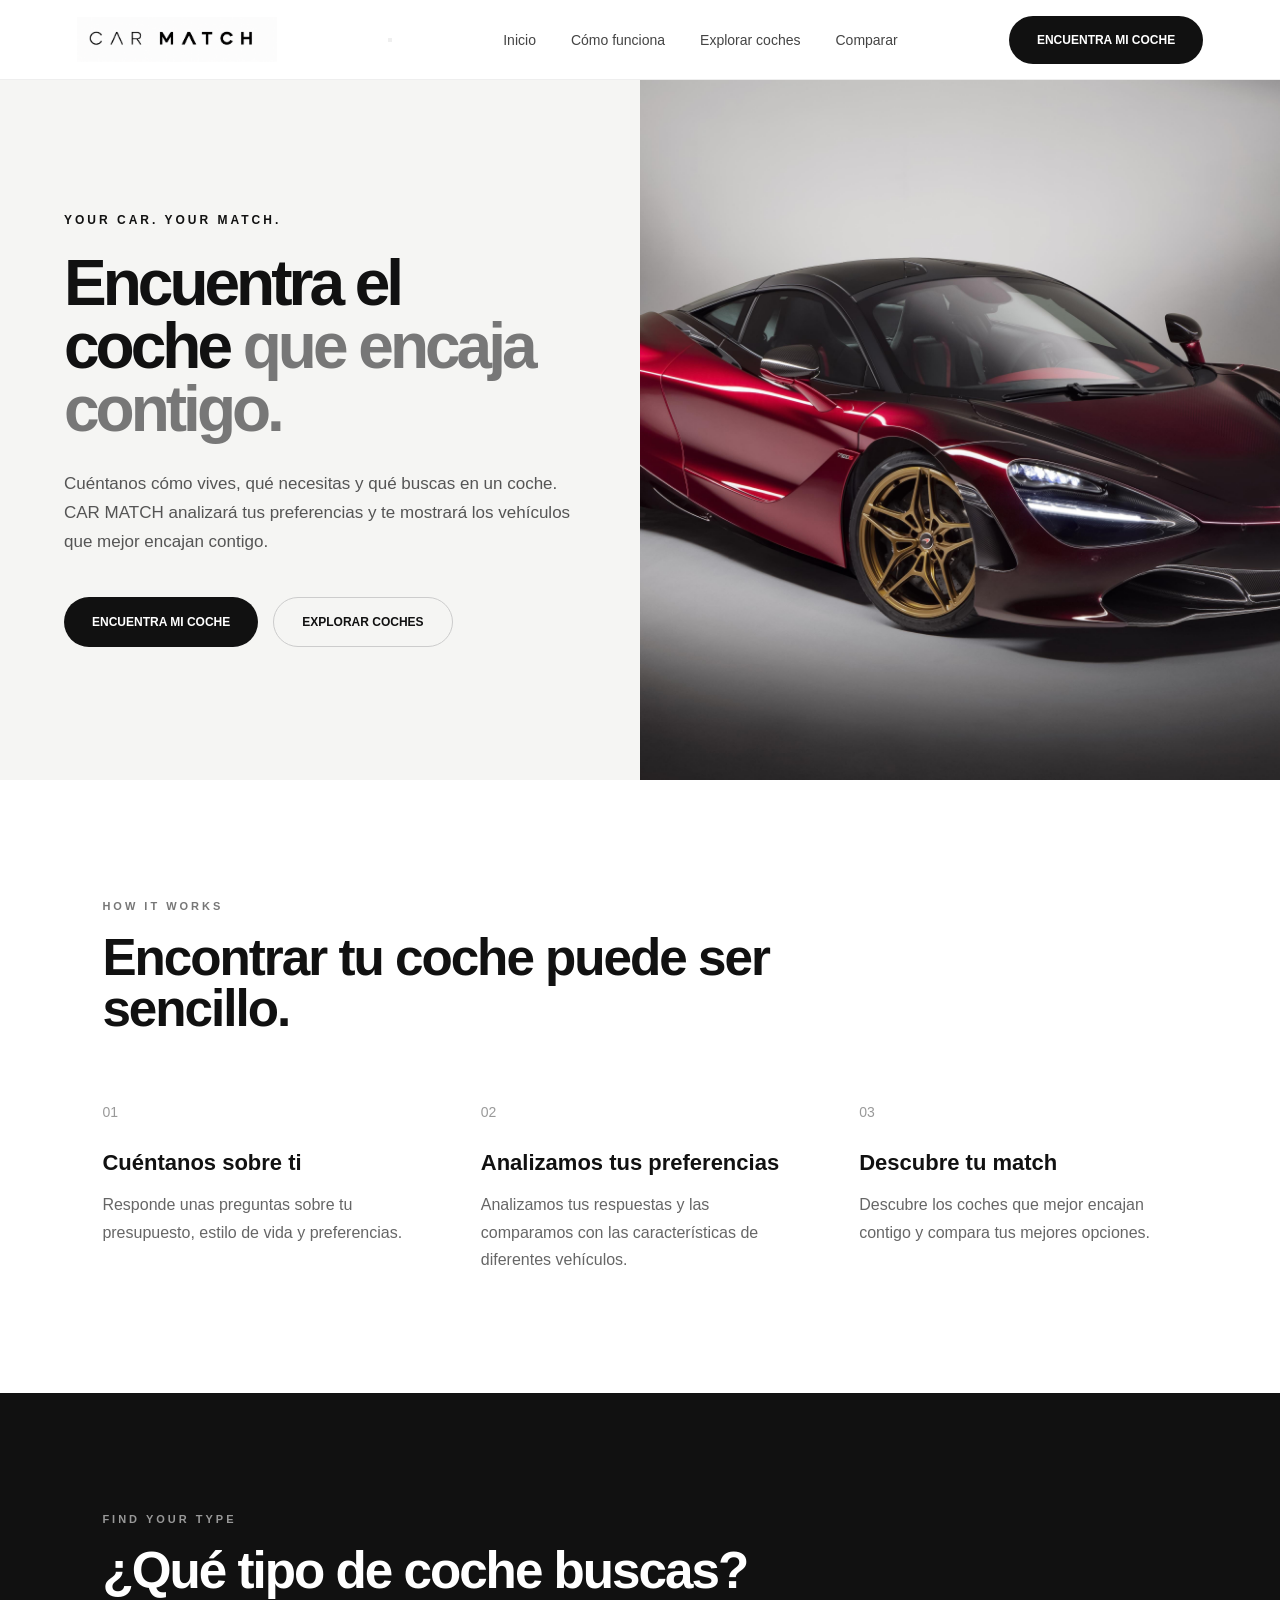
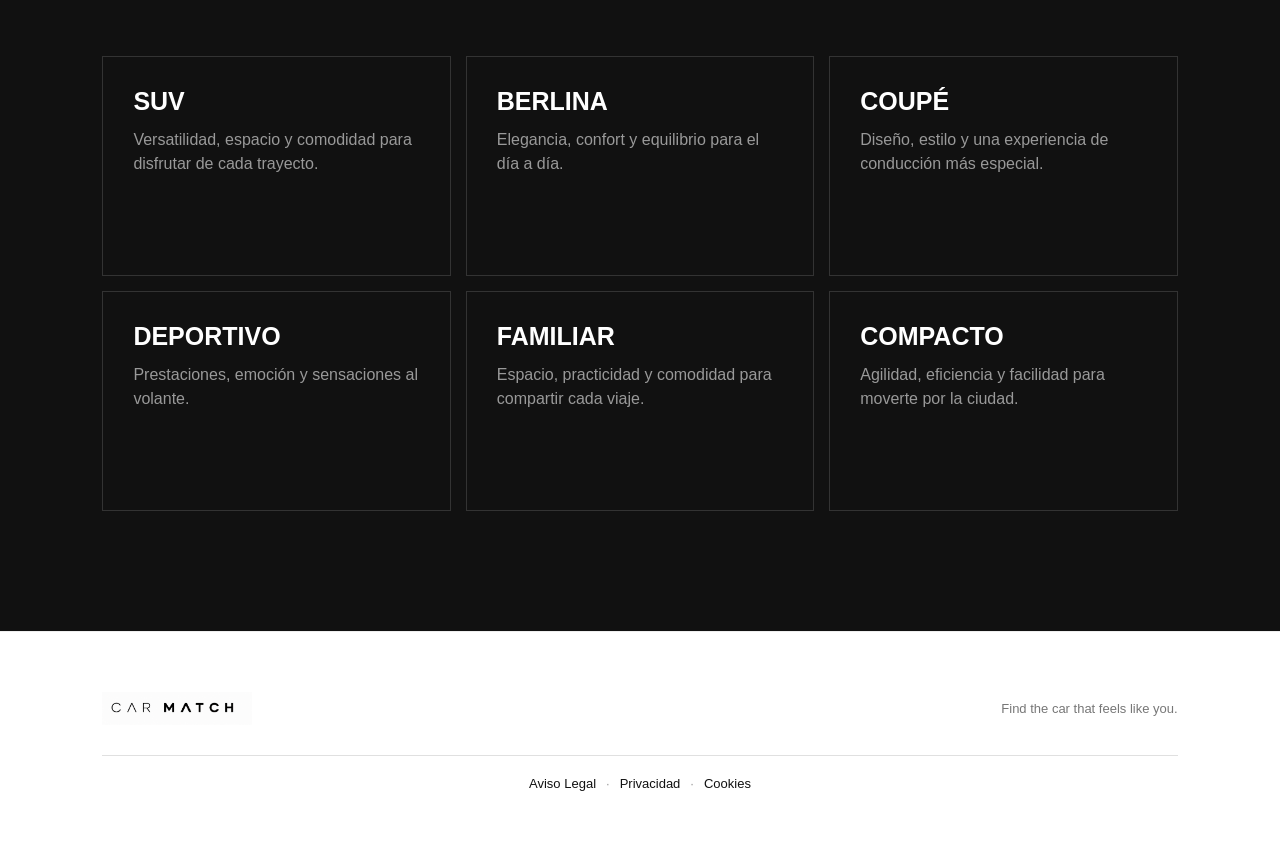
<file: index.html>
<!DOCTYPE html>
<html lang="es">

<head>

    <meta charset="UTF-8">

    <meta
        name="viewport"
        content="width=device-width, initial-scale=1.0"
    >

    <!-- SEO -->
    <title>CAR MATCH — Encuentra el coche perfecto para ti</title>

    <link
    rel="icon"
    type="image/png"
    href="images/favicon.png"
>

    <meta
        name="description"
        content="CAR MATCH te ayuda a encontrar los coches que mejor encajan contigo según tu estilo de vida, presupuesto y preferencias."
    >

    <meta
        name="keywords"
        content="coches, encontrar coche, comparar coches, coche ideal, car match, coches deportivos, SUV, coches premium"
    >

    <meta
        name="robots"
        content="index, follow"
    >

    <meta
        name="author"
        content="CAR MATCH"
    >

    <!-- Open Graph -->
    <meta
        property="og:title"
        content="CAR MATCH — Encuentra tu coche"
    >

    <meta
        property="og:description"
        content="Descubre qué coche encaja contigo."
    >

    <meta
        property="og:type"
        content="website"
    >

    <meta
        property="og:image"
        content="https://encuentraelcoche.com/images/logo.png"
    >

    <meta
    property="og:url"
    content="https://encuentraelcoche.com/"
    >

    <!-- Favicon -->
    <link rel="icon" type="image/png" href="/images/favicon.png?v=2">
    <link rel="shortcut icon" href="/images/favicon.png?v=2" type="image/png">

    <!-- CSS -->
    <link
        rel="stylesheet"
        href="css/style.css"
    >

    <script async src="https://pagead2.googlesyndication.com/pagead/js/adsbygoogle.js?client=ca-pub-1813960443566074"
     crossorigin="anonymous"></script>

</head>


<body>


    <!-- =====================================================
         NAVBAR
    ====================================================== -->

    <header class="navbar">

    <a
        href="index.html"
        class="logo"
        aria-label="CAR MATCH - Inicio"
    >
        <img
            src="/images/logo.png"
            alt="CAR MATCH"
        >
    </a>

    <button
    class="mobile-menu-toggle"
    type="button"
    aria-label="Abrir menú"
    aria-expanded="false"
    onclick="toggleMobileMenu()"
>
    <span></span>
    <span></span>
    <span></span>
</button>

    <!-- NAVEGACIÓN ORDENADOR -->

    <nav aria-label="Navegación principal">

        <a href="index.html">
            Inicio
        </a>

        <a href="#how-it-works">
            Cómo funciona
        </a>

        <a href="explore.html">
            Explorar coches
        </a>

        <a href="compare.html">
            Comparar
        </a>

    </nav>


    <!-- BOTÓN ENCUENTRA MI COCHE — ORDENADOR -->

    <button
        class="primary-button navbar-quiz-button"
        type="button"
        onclick="startQuiz()"
    >
        ENCUENTRA MI COCHE
    </button>

</header>


    <main>


        <!-- =================================================
             HERO
        ================================================== -->

      <section class="hero">

    <!-- PARTE IZQUIERDA: NO TOCAR -->
    <div class="hero-content">

        <p class="eyebrow">
            YOUR CAR. YOUR MATCH.
        </p>

        <h1>
            Encuentra el coche
            <span>
                que encaja contigo.
            </span>
        </h1>

        <p class="hero-description">
            Cuéntanos cómo vives, qué necesitas y qué buscas en un coche. CAR MATCH analizará tus preferencias y te mostrará los vehículos que mejor encajan contigo.
        </p>

        <div class="hero-buttons">

            <button
                class="primary-button"
                type="button"
                onclick="startQuiz()"
            >
                ENCUENTRA MI COCHE
            </button>

            <button
                class="secondary-button"
                type="button"
                onclick="window.location.href='explore.html'"
            >
                EXPLORAR COCHES
            </button>

        </div>

    </div>


    <!-- PARTE DERECHA: AQUÍ VA EL SLIDER -->
    <div class="hero-image">

        <img
            id="heroCar"
            src="images/hero-car-1.png"
            alt="Coche deportivo"
        >

    </div>

</section>

</div>

</div>

        </section>



        <!-- =================================================
             HOW IT WORKS
        ================================================== -->

        <section
            class="how-it-works"
            id="how-it-works"
        >

            <p class="section-label">
                HOW IT WORKS
            </p>


            <h2>
                Encontrar tu coche
                puede ser sencillo.
            </h2>


            <div class="steps">


                <!-- STEP 01 -->

                <div class="step">

                    <div class="step-number">
                        01
                    </div>


                    <h3>
                        Cuéntanos sobre ti
                    </h3>


                    <p>

                        Responde unas preguntas sobre tu presupuesto, estilo de vida y preferencias.

                    </p>

                </div>



                <!-- STEP 02 -->

                <div class="step">

                    <div class="step-number">
                        02
                    </div>


                    <h3>
                        Analizamos tus preferencias
                    </h3>


                    <p>

                        Analizamos tus respuestas y las comparamos con las características de diferentes vehículos.

                    </p>

                </div>



                <!-- STEP 03 -->

                <div class="step">

                    <div class="step-number">
                        03
                    </div>


                    <h3>
                        Descubre tu match
                    </h3>


                    <p>

                       Descubre los coches que mejor encajan contigo y compara tus mejores opciones.
                    </p>

                </div>


            </div>

        </section>



    
           <!-- =================================================
     CATEGORIES
================================================== -->

<section class="categories">

    <p class="section-label">
        FIND YOUR TYPE
    </p>

    <h2>
        ¿Qué tipo de coche buscas?
    </h2>


    <div class="category-grid">


        <!-- SUV -->

        <div
            class="category-card"
            onclick="window.location.href='explore.html?body=suv'"
            role="button"
            tabindex="0"
            aria-label="Explorar coches SUV"
        >

            <h3>
                SUV
            </h3>

            <p>
                Versatilidad, espacio y comodidad para disfrutar de cada trayecto.
            </p>

        </div>



        <!-- BERLINA -->

        <div
            class="category-card"
            onclick="window.location.href='explore.html?body=sedan'"
            role="button"
            tabindex="0"
            aria-label="Explorar berlinas"
        >

            <h3>
                BERLINA
            </h3>

            <p>
                Elegancia, confort y equilibrio para el día a día.
            </p>

        </div>



        <!-- COUPÉ -->

        <div
            class="category-card"
            onclick="window.location.href='explore.html?body=coupe'"
            role="button"
            tabindex="0"
            aria-label="Explorar coches coupé"
        >

            <h3>
                COUPÉ
            </h3>

            <p>
                Diseño, estilo y una experiencia de conducción más especial.
            </p>

        </div>



        <!-- DEPORTIVO -->

        <div
            class="category-card"
            onclick="window.location.href='explore.html?body=sports'"
            role="button"
            tabindex="0"
            aria-label="Explorar coches deportivos"
        >

            <h3>
                DEPORTIVO
            </h3>

            <p>
                Prestaciones, emoción y sensaciones al volante.
            </p>

        </div>



        <!-- FAMILIAR -->

        <div
            class="category-card"
            onclick="window.location.href='explore.html?body=family'"
            role="button"
            tabindex="0"
            aria-label="Explorar coches familiares"
        >

            <h3>
                FAMILIAR
            </h3>

            <p>
                Espacio, practicidad y comodidad para compartir cada viaje.
            </p>

        </div>



        <!-- COMPACTO -->

        <div
            class="category-card"
            onclick="window.location.href='explore.html?body=hatchback'"
            role="button"
            tabindex="0"
            aria-label="Explorar coches compactos"
        >

            <h3>
                COMPACTO
            </h3>

            <p>
                Agilidad, eficiencia y facilidad para moverte por la ciudad.
            </p>

        </div>


    </div>

</section>
    


    </main>



   <!-- =====================================================
     FOOTER
====================================================== -->

<footer class="cm-footer">

    <div class="cm-footer-top">

        <a
            href="index.html"
            class="cm-footer-logo"
            aria-label="CAR MATCH - Inicio"
        >
            <img
                src="/images/logo.png"
                alt="CAR MATCH"
            >
        </a>

        <p class="cm-footer-text">
            Find the car that feels like you.
        </p>

    </div>


    <div class="cm-footer-line"></div>


    <div class="cm-footer-legal">

        <a href="aviso-legal.html">
            Aviso Legal
        </a>

        <span>·</span>

        <a href="politica-privacidad.html">
            Privacidad
        </a>

        <span>·</span>

        <a href="politica-cookies.html">
            Cookies
        </a>

    </div>

</footer>


<!-- =====================================================
     JAVASCRIPT
====================================================== -->

<script src="js/script.js"></script>

<script>
document.addEventListener("DOMContentLoaded", function () {

    const images = [
        "images/hero-car-1.png",
        "images/hero-car-2.png",
        "images/hero-car-3.png",
        "images/hero-car-4.png",
        "images/hero-car-5.png"
    ];

    const hero = document.getElementById("heroCarImage");

    if (!hero) return;

    let current = 0;

    setInterval(function () {

        current = (current + 1) % images.length;

        hero.src = images[current];

    }, 7000);

});

</script>

</body>
</html>
</file>
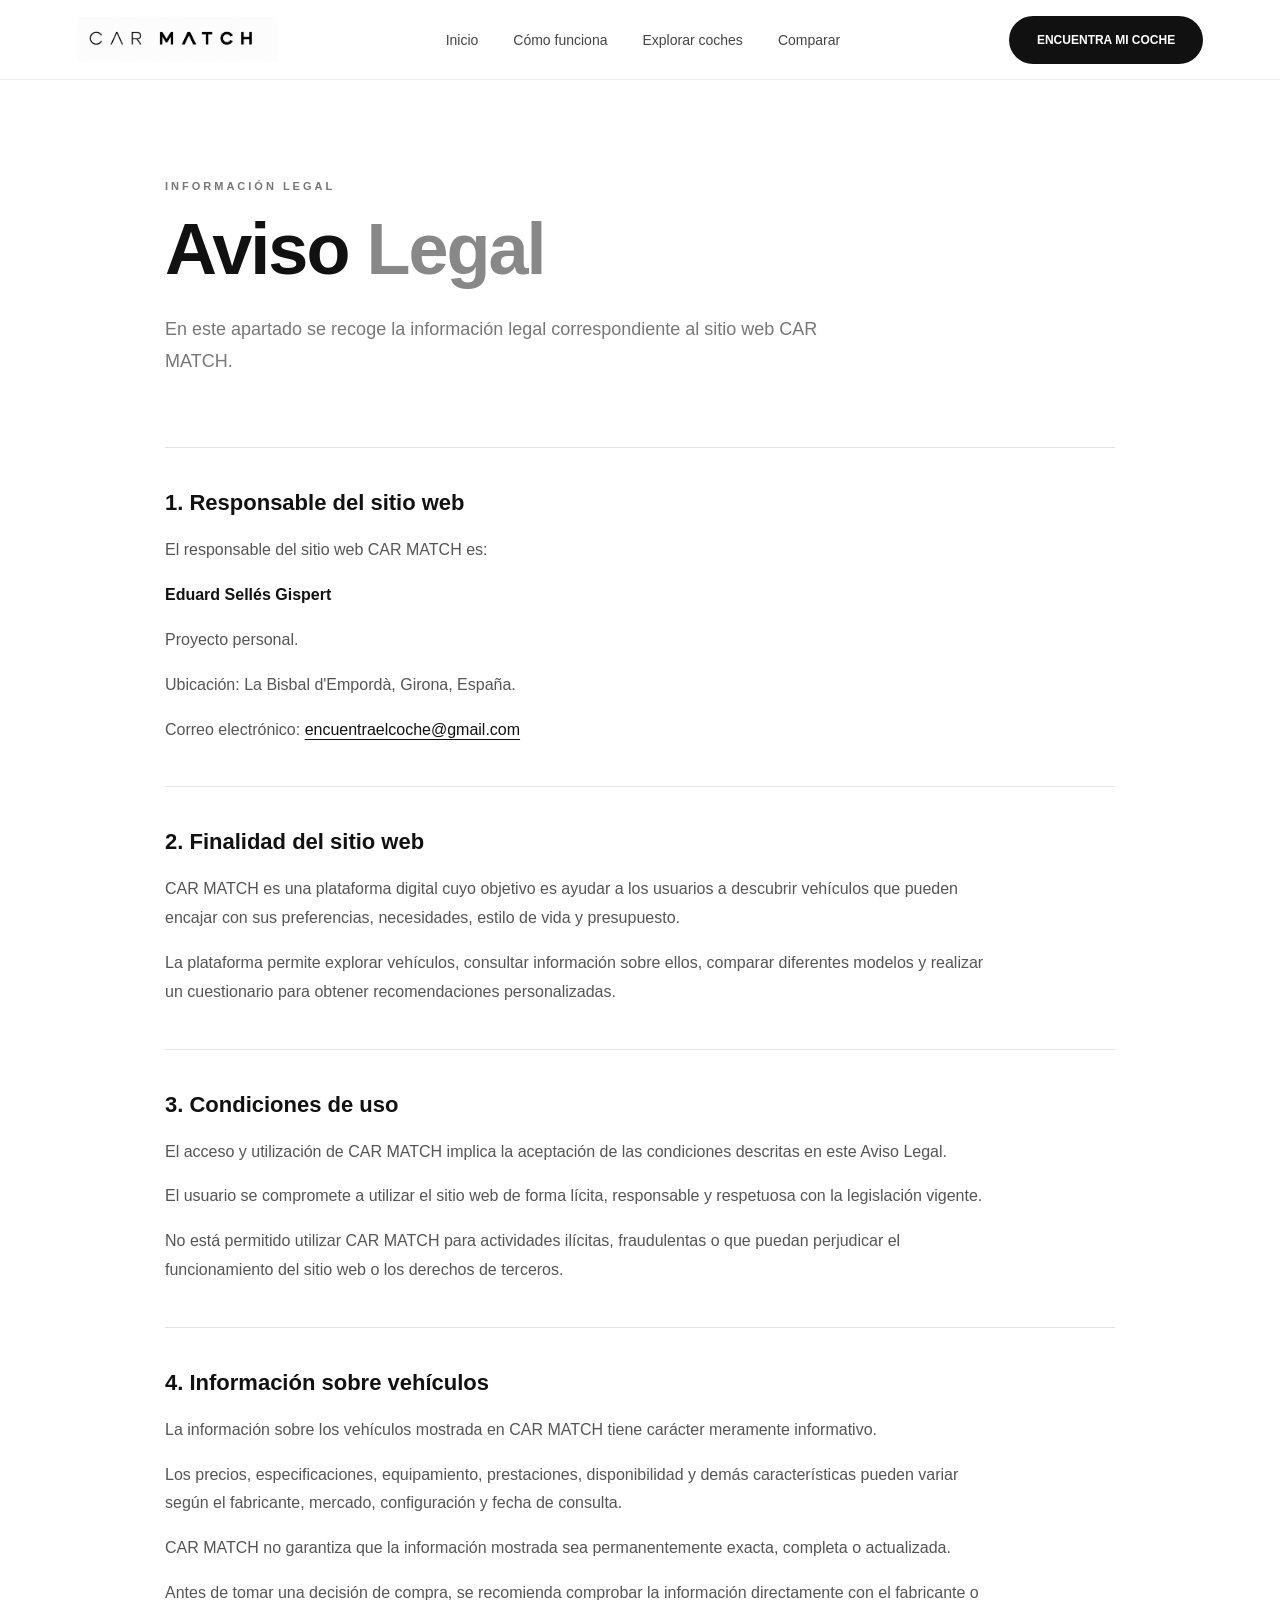
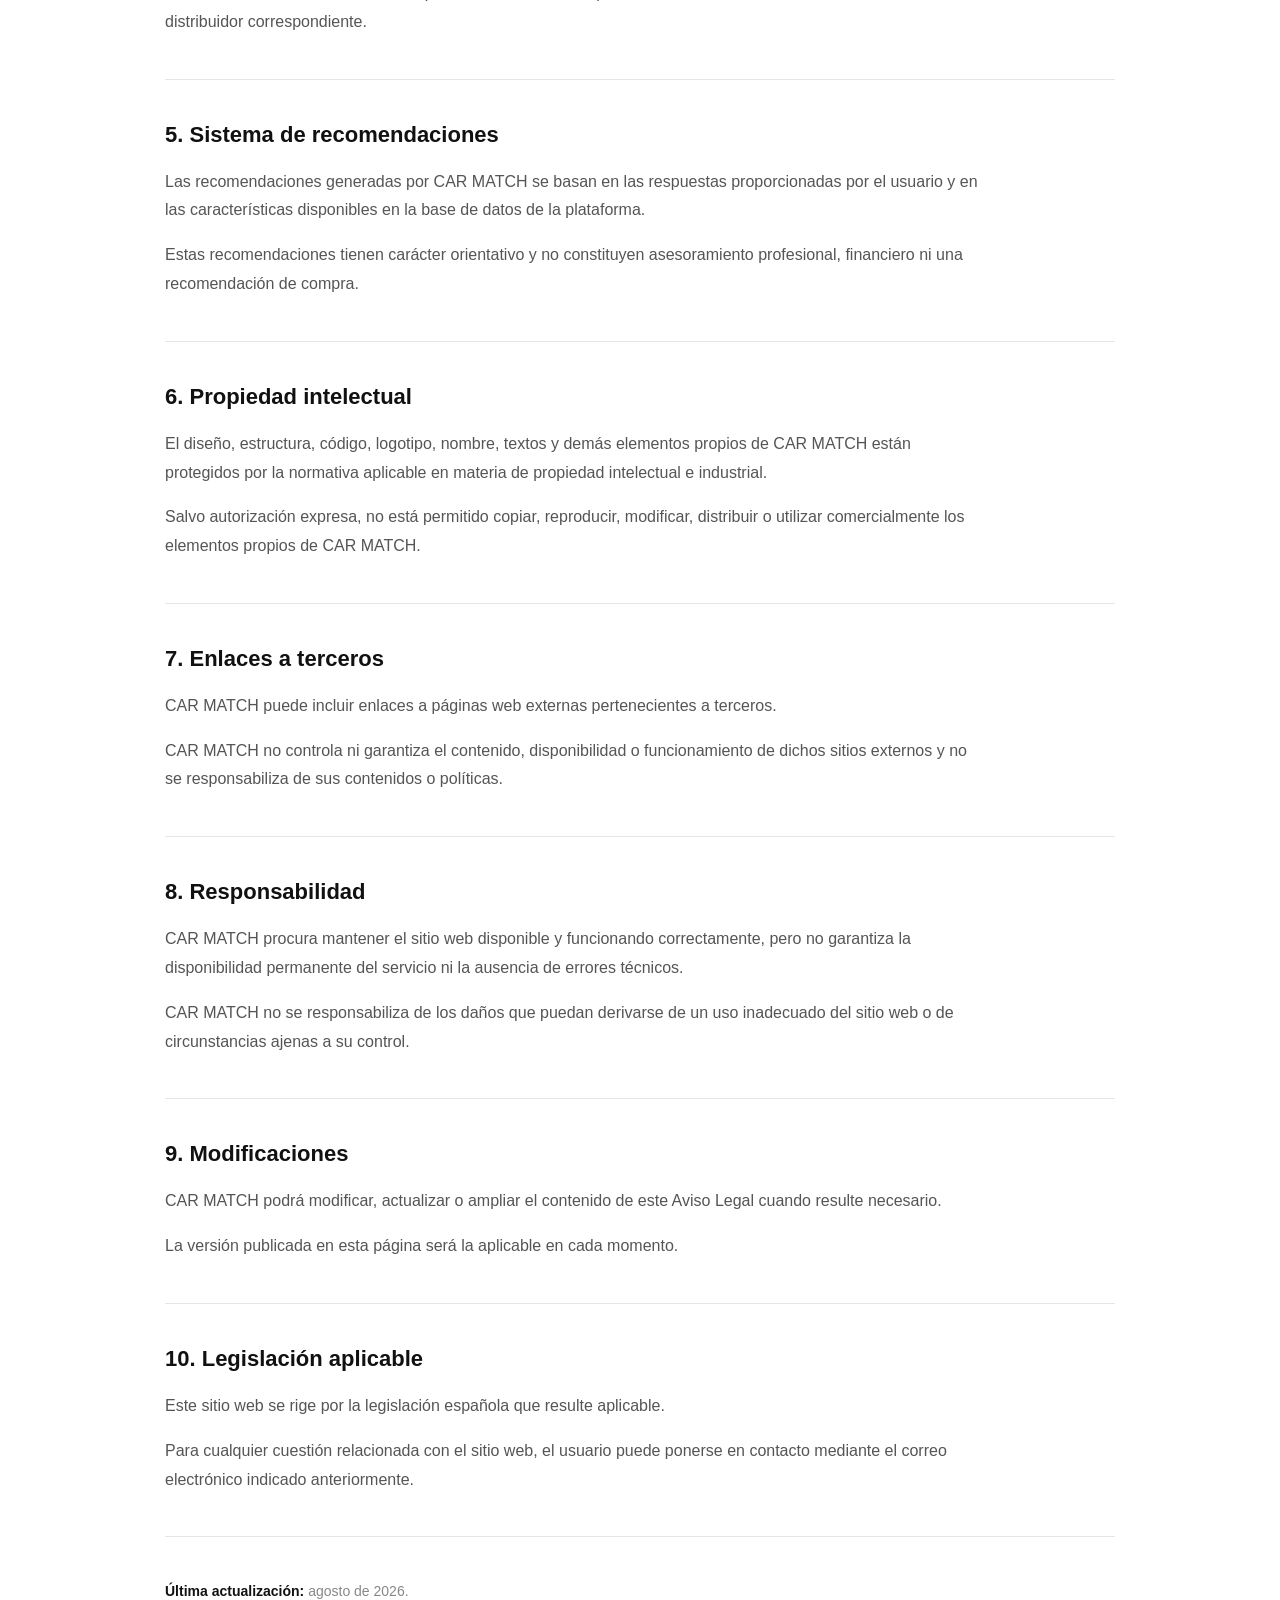
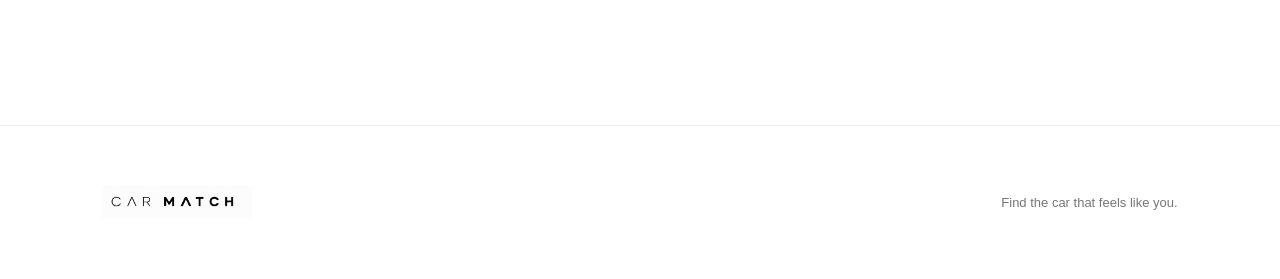
<file: aviso-legal.html>
<!DOCTYPE html>

<html lang="es">

<head>


<meta charset="UTF-8">

<meta
    name="viewport"
    content="width=device-width, initial-scale=1.0"
>

<title>CAR MATCH — Aviso Legal</title>

<meta
    name="description"
    content="Aviso legal de CAR MATCH."
>

<link
    rel="icon"
    type="image/png"
    href="/images/favicon.png"
>

<link
    rel="stylesheet"
    href="css/style.css"
>


</head>

<body>


<!-- =====================================================
     NAVBAR
====================================================== -->

<header class="navbar">

    <a
        href="index.html"
        class="logo"
        aria-label="CAR MATCH - Inicio"
    >

        <img
            src="/images/logo.png"
            alt="CAR MATCH"
        >

    </a>


    <nav>

        <a href="index.html">
            Inicio
        </a>

        <a href="index.html#how-it-works">
            Cómo funciona
        </a>

        <a href="explore.html">
            Explorar coches
        </a>

        <a href="compare.html">
            Comparar
        </a>

    </nav>


    <button
        class="primary-button"
        type="button"
        onclick="startQuiz()"
    >
        ENCUENTRA MI COCHE
    </button>

</header>



<!-- =====================================================
     LEGAL CONTENT
====================================================== -->

<main class="legal-page">

    <section class="legal-container">


        <p class="section-label">
            INFORMACIÓN LEGAL
        </p>


        <h1>
            Aviso <span>Legal</span>
        </h1>


        <p class="legal-intro">

            En este apartado se recoge la información legal
            correspondiente al sitio web CAR MATCH.

        </p>



        <!-- RESPONSABLE -->

        <section class="legal-section">

            <h2>
                1. Responsable del sitio web
            </h2>

            <p>
                El responsable del sitio web CAR MATCH es:
            </p>

            <p>

                <strong>
                    Eduard Sellés Gispert
                </strong>

            </p>

            <p>

                Proyecto personal.

            </p>

            <p>

                Ubicación:
                La Bisbal d'Empordà, Girona, España.

            </p>

            <p>

                Correo electrónico:

                <a href="mailto:encuentraelcoche@gmail.com">
                    encuentraelcoche@gmail.com
                </a>

            </p>

        </section>



        <!-- FINALIDAD -->

        <section class="legal-section">

            <h2>
                2. Finalidad del sitio web
            </h2>

            <p>

                CAR MATCH es una plataforma digital cuyo objetivo
                es ayudar a los usuarios a descubrir vehículos que
                pueden encajar con sus preferencias, necesidades,
                estilo de vida y presupuesto.

            </p>

            <p>

                La plataforma permite explorar vehículos,
                consultar información sobre ellos, comparar
                diferentes modelos y realizar un cuestionario
                para obtener recomendaciones personalizadas.

            </p>

        </section>



        <!-- CONDICIONES -->

        <section class="legal-section">

            <h2>
                3. Condiciones de uso
            </h2>

            <p>

                El acceso y utilización de CAR MATCH implica
                la aceptación de las condiciones descritas
                en este Aviso Legal.

            </p>

            <p>

                El usuario se compromete a utilizar el sitio web
                de forma lícita, responsable y respetuosa con la
                legislación vigente.

            </p>

            <p>

                No está permitido utilizar CAR MATCH para
                actividades ilícitas, fraudulentas o que puedan
                perjudicar el funcionamiento del sitio web o
                los derechos de terceros.

            </p>

        </section>



        <!-- INFORMACIÓN VEHÍCULOS -->

        <section class="legal-section">

            <h2>
                4. Información sobre vehículos
            </h2>

            <p>

                La información sobre los vehículos mostrada en
                CAR MATCH tiene carácter meramente informativo.

            </p>

            <p>

                Los precios, especificaciones, equipamiento,
                prestaciones, disponibilidad y demás características
                pueden variar según el fabricante, mercado,
                configuración y fecha de consulta.

            </p>

            <p>

                CAR MATCH no garantiza que la información mostrada
                sea permanentemente exacta, completa o actualizada.

            </p>

            <p>

                Antes de tomar una decisión de compra, se recomienda
                comprobar la información directamente con el
                fabricante o distribuidor correspondiente.

            </p>

        </section>



        <!-- RECOMENDACIONES -->

        <section class="legal-section">

            <h2>
                5. Sistema de recomendaciones
            </h2>

            <p>

                Las recomendaciones generadas por CAR MATCH se
                basan en las respuestas proporcionadas por el
                usuario y en las características disponibles
                en la base de datos de la plataforma.

            </p>

            <p>

                Estas recomendaciones tienen carácter orientativo
                y no constituyen asesoramiento profesional,
                financiero ni una recomendación de compra.

            </p>

        </section>



        <!-- PROPIEDAD INTELECTUAL -->

        <section class="legal-section">

            <h2>
                6. Propiedad intelectual
            </h2>

            <p>

                El diseño, estructura, código, logotipo, nombre,
                textos y demás elementos propios de CAR MATCH
                están protegidos por la normativa aplicable
                en materia de propiedad intelectual e industrial.

            </p>

            <p>

                Salvo autorización expresa, no está permitido
                copiar, reproducir, modificar, distribuir o
                utilizar comercialmente los elementos propios
                de CAR MATCH.

            </p>

        </section>



        <!-- TERCEROS -->

        <section class="legal-section">

            <h2>
                7. Enlaces a terceros
            </h2>

            <p>

                CAR MATCH puede incluir enlaces a páginas web
                externas pertenecientes a terceros.

            </p>

            <p>

                CAR MATCH no controla ni garantiza el contenido,
                disponibilidad o funcionamiento de dichos sitios
                externos y no se responsabiliza de sus contenidos
                o políticas.

            </p>

        </section>



        <!-- RESPONSABILIDAD -->

        <section class="legal-section">

            <h2>
                8. Responsabilidad
            </h2>

            <p>

                CAR MATCH procura mantener el sitio web disponible
                y funcionando correctamente, pero no garantiza
                la disponibilidad permanente del servicio ni la
                ausencia de errores técnicos.

            </p>

            <p>

                CAR MATCH no se responsabiliza de los daños que
                puedan derivarse de un uso inadecuado del sitio
                web o de circunstancias ajenas a su control.

            </p>

        </section>



        <!-- MODIFICACIONES -->

        <section class="legal-section">

            <h2>
                9. Modificaciones
            </h2>

            <p>

                CAR MATCH podrá modificar, actualizar o ampliar
                el contenido de este Aviso Legal cuando resulte
                necesario.

            </p>

            <p>

                La versión publicada en esta página será la
                aplicable en cada momento.

            </p>

        </section>



        <!-- LEGISLACIÓN -->

        <section class="legal-section">

            <h2>
                10. Legislación aplicable
            </h2>

            <p>

                Este sitio web se rige por la legislación española
                que resulte aplicable.

            </p>

            <p>

                Para cualquier cuestión relacionada con el sitio
                web, el usuario puede ponerse en contacto mediante
                el correo electrónico indicado anteriormente.

            </p>

        </section>



        <!-- ACTUALIZACIÓN -->

        <section class="legal-section legal-update">

            <p>

                <strong>
                    Última actualización:
                </strong>

                agosto de 2026.

            </p>

        </section>


    </section>

</main>



<!-- =====================================================
     FOOTER
====================================================== -->

<footer>

       <div class="cm-footer-top">

        <a
            href="index.html"
            class="cm-footer-logo"
            aria-label="CAR MATCH - Inicio"
        >
            <img
                src="/images/logo.png"
                alt="CAR MATCH"
            >
        </a>

        <p class="cm-footer-text">
            Find the car that feels like you.
        </p>

    </div>

</footer>



<script src="js/script.js"></script>


</body>

</html>
</file>
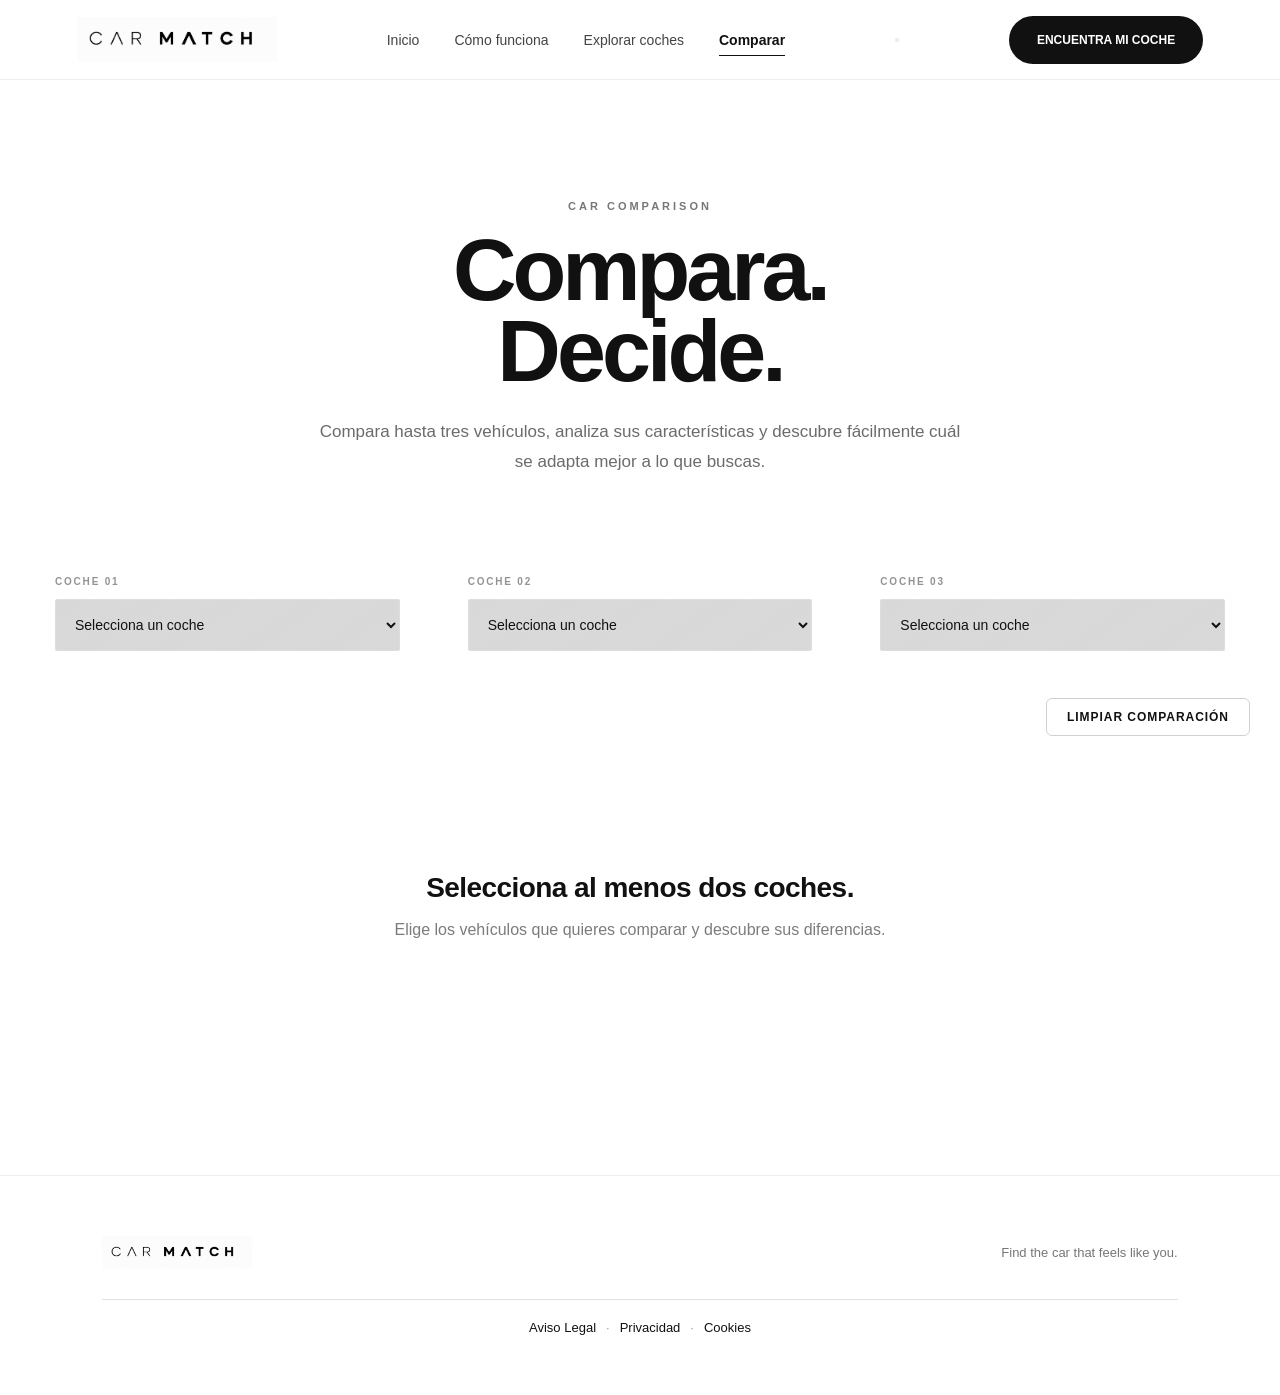
<file: compare.html>
<!DOCTYPE html>
<html lang="es">

<head>

    <meta charset="UTF-8">

    <meta
        name="viewport"
        content="width=device-width, initial-scale=1.0"
    >

    <title>CAR MATCH — Compara coches</title>

    <link
    rel="icon"
    type="image/png"
    href="images/favicon.png"
>

    <meta
        name="description"
        content="Compara diferentes coches y descubre sus diferencias en precio, potencia, carrocería, prestaciones y características."
    >

    <meta
        name="keywords"
        content="comparar coches, comparación coches, coches deportivos, SUV, coches premium"
    >

    <meta
        name="robots"
        content="index, follow"
    >

    <meta
        name="author"
        content="CAR MATCH"
    >

    <link rel="icon" type="image/png" href="/images/favicon.png?v=2">
    <link rel="shortcut icon" href="/images/favicon.png?v=2" type="image/png">

    <link
        rel="stylesheet"
        href="css/style.css"
    >

    <link
        rel="stylesheet"
        href="css/compare.css"
    >

    <script async src="https://pagead2.googlesyndication.com/pagead/js/adsbygoogle.js?client=ca-pub-1813960443566074"
     crossorigin="anonymous"></script>

</head>


<body class="compare-page">


    <!-- =====================================================
         NAVBAR
    ====================================================== -->


<header class="navbar">

    <a
        href="index.html"
        class="logo"
        aria-label="CAR MATCH - Inicio"
    >
        <img
            src="/images/logo.png"
            alt="CAR MATCH"
        >
    </a>


    <!-- MENÚ ESCRITORIO -->

    <nav>

        <a href="index.html">
            Inicio
        </a>

        <a href="index.html#how-it-works">
            Cómo funciona
        </a>

        <a href="explore.html">
            Explorar coches
        </a>

        <a
            href="compare.html"
            class="active"
        >
            Comparar
        </a>

    </nav>


    <!-- BOTÓN MENÚ MÓVIL -->

    <button
    class="mobile-menu-toggle"
    type="button"
    aria-label="Abrir menú"
    aria-expanded="false"
    onclick="toggleMobileMenu()"
>
    <span></span>
    <span></span>
    <span></span>
</button>


    <!-- BOTÓN DESKTOP -->

    <button
        class="primary-button navbar-quiz-button"
        type="button"
        onclick="startQuiz()"
    >
        ENCUENTRA MI COCHE
    </button>


</header>




    <!-- =====================================================
         MAIN
    ====================================================== -->

    <main>


        <!-- =================================================
             INTRO
        ================================================== -->

        <section class="compare-intro">

            <p class="section-label">
                CAR COMPARISON
            </p>


            <h1>
                Compara.
                <span>Decide.</span>
            </h1>


            <p>

                Compara hasta tres vehículos, analiza sus características y descubre fácilmente cuál se adapta mejor a lo que buscas.

            </p>

        </section>



        <!-- =================================================
             COMPARISON SECTION
        ================================================== -->

        <section class="compare-section">


            <!-- =================================================
                 CAR SELECTORS
            ================================================== -->

            <div class="compare-selectors">


                <!-- CAR 1 -->

                <div class="compare-selector">

                    <label for="compareCar1">
                        COCHE 01
                    </label>

                    <select id="compareCar1">

                        <option value="">
                            Selecciona un coche
                        </option>

                    </select>

                </div>



                <!-- CAR 2 -->

                <div class="compare-selector">

                    <label for="compareCar2">
                        COCHE 02
                    </label>

                    <select id="compareCar2">

                        <option value="">
                            Selecciona un coche
                        </option>

                    </select>

                </div>



                <!-- CAR 3 -->

                <div class="compare-selector">

                    <label for="compareCar3">
                        COCHE 03
                    </label>

                    <select id="compareCar3">

                        <option value="">
                            Selecciona un coche
                        </option>

                    </select>

                </div>


            </div>



            <!-- =================================================
                 CLEAR
            ================================================== -->

            <div class="compare-actions">

                <button
                    id="clearCompare"
                    class="clear-filters"
                    type="button"
                >
                    LIMPIAR COMPARACIÓN
                </button>

            </div>



            <!-- =================================================
                 RESULTS
            ================================================== -->

            <div
                id="compareEmpty"
                class="compare-empty"
            >

                <h2>
                    Selecciona al menos dos coches.
                </h2>

                <p>
                    Elige los vehículos que quieres comparar y descubre sus diferencias.
                </p>

            </div>


            <div
                id="compareResults"
                class="compare-results"
            >
            </div>


        </section>


    </main>



    <!-- =====================================================
         FOOTER
    ====================================================== -->

<footer class="cm-footer">

    <div class="cm-footer-top">

        <a
            href="index.html"
            class="cm-footer-logo"
            aria-label="CAR MATCH - Inicio"
        >
            <img
                src="/images/logo.png"
                alt="CAR MATCH"
            >
        </a>

        <p class="cm-footer-text">
            Find the car that feels like you.
        </p>

    </div>


    <div class="cm-footer-line"></div>


    <div class="cm-footer-legal">

        <a href="aviso-legal.html">
            Aviso Legal
        </a>

        <span>·</span>

        <a href="politica-privacidad.html">
            Privacidad
        </a>

        <span>·</span>

        <a href="politica-cookies.html">
            Cookies
        </a>

    </div>

</footer>



    <!-- =====================================================
         SCRIPTS
    ====================================================== -->

    <script src="js/cars.js"></script>

    <script src="js/script.js"></script>

    <script src="js/compare.js"></script>


</body>

</html>
</file>
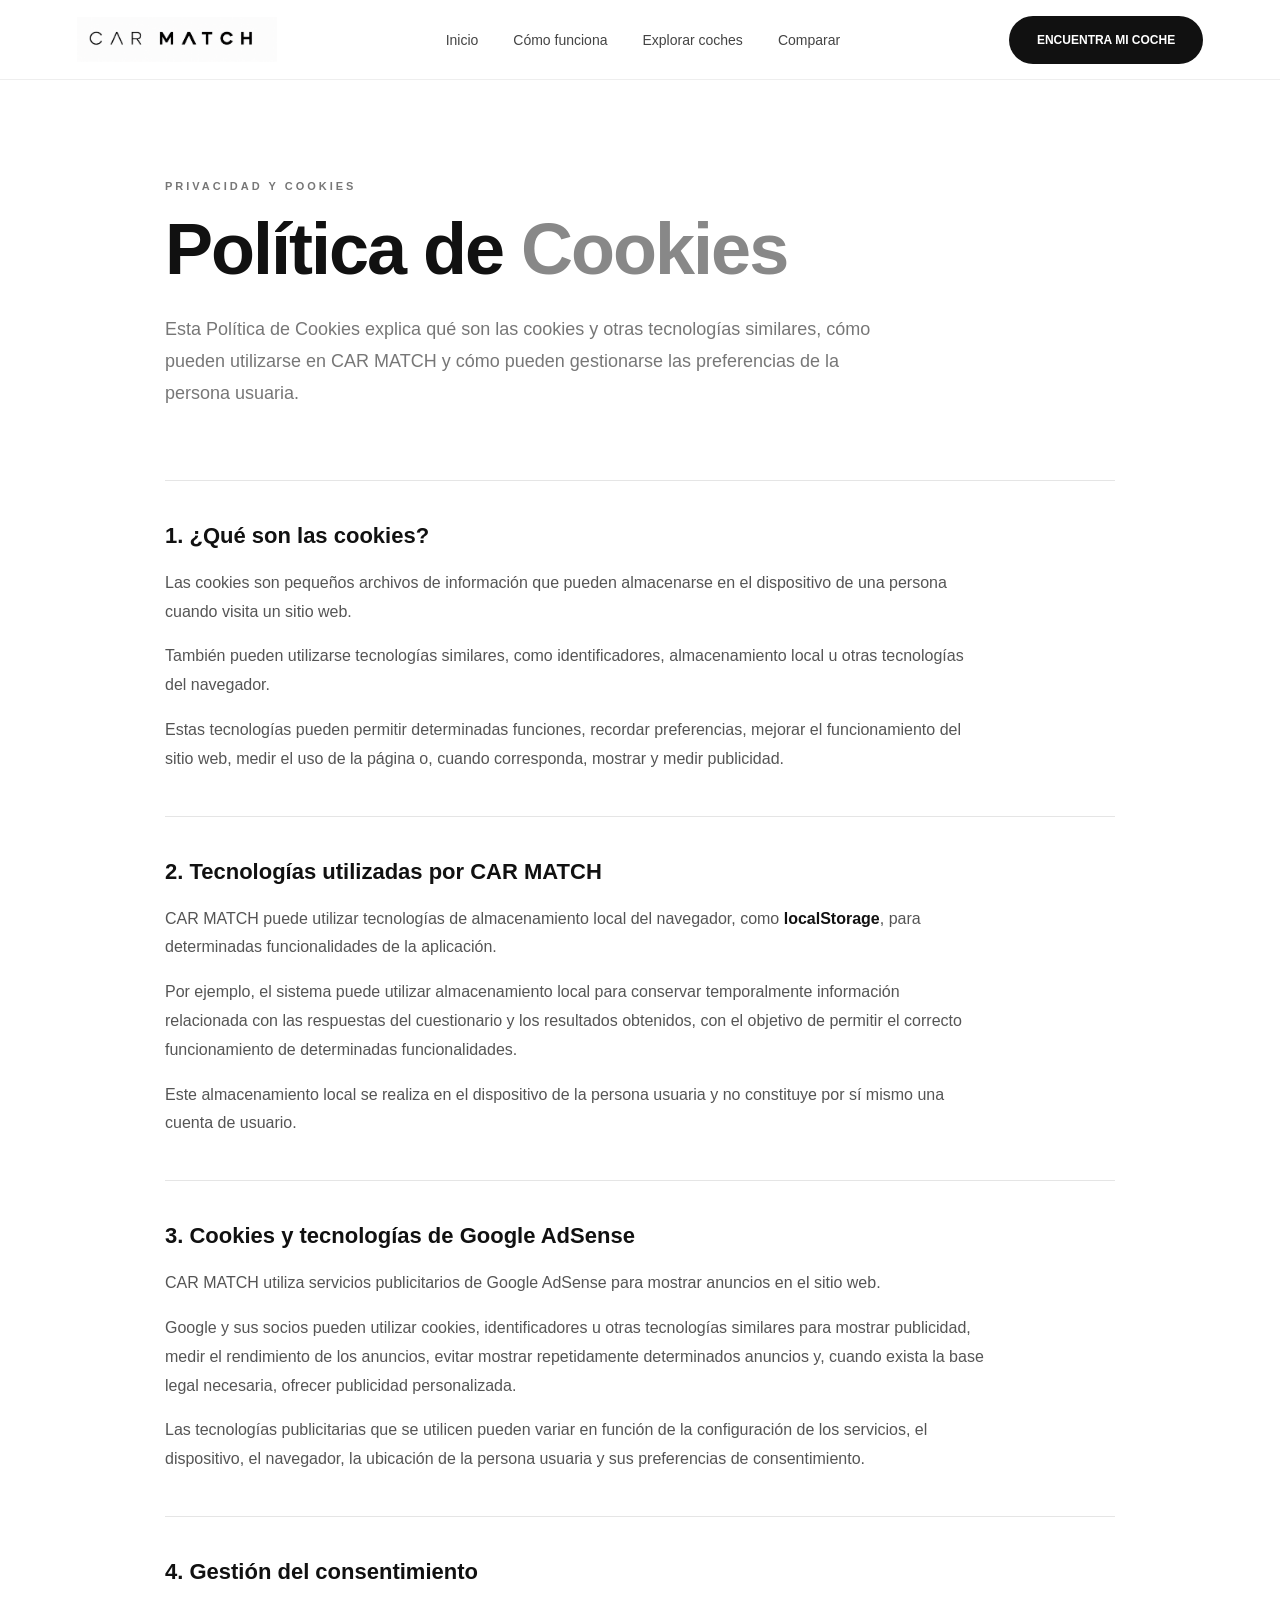
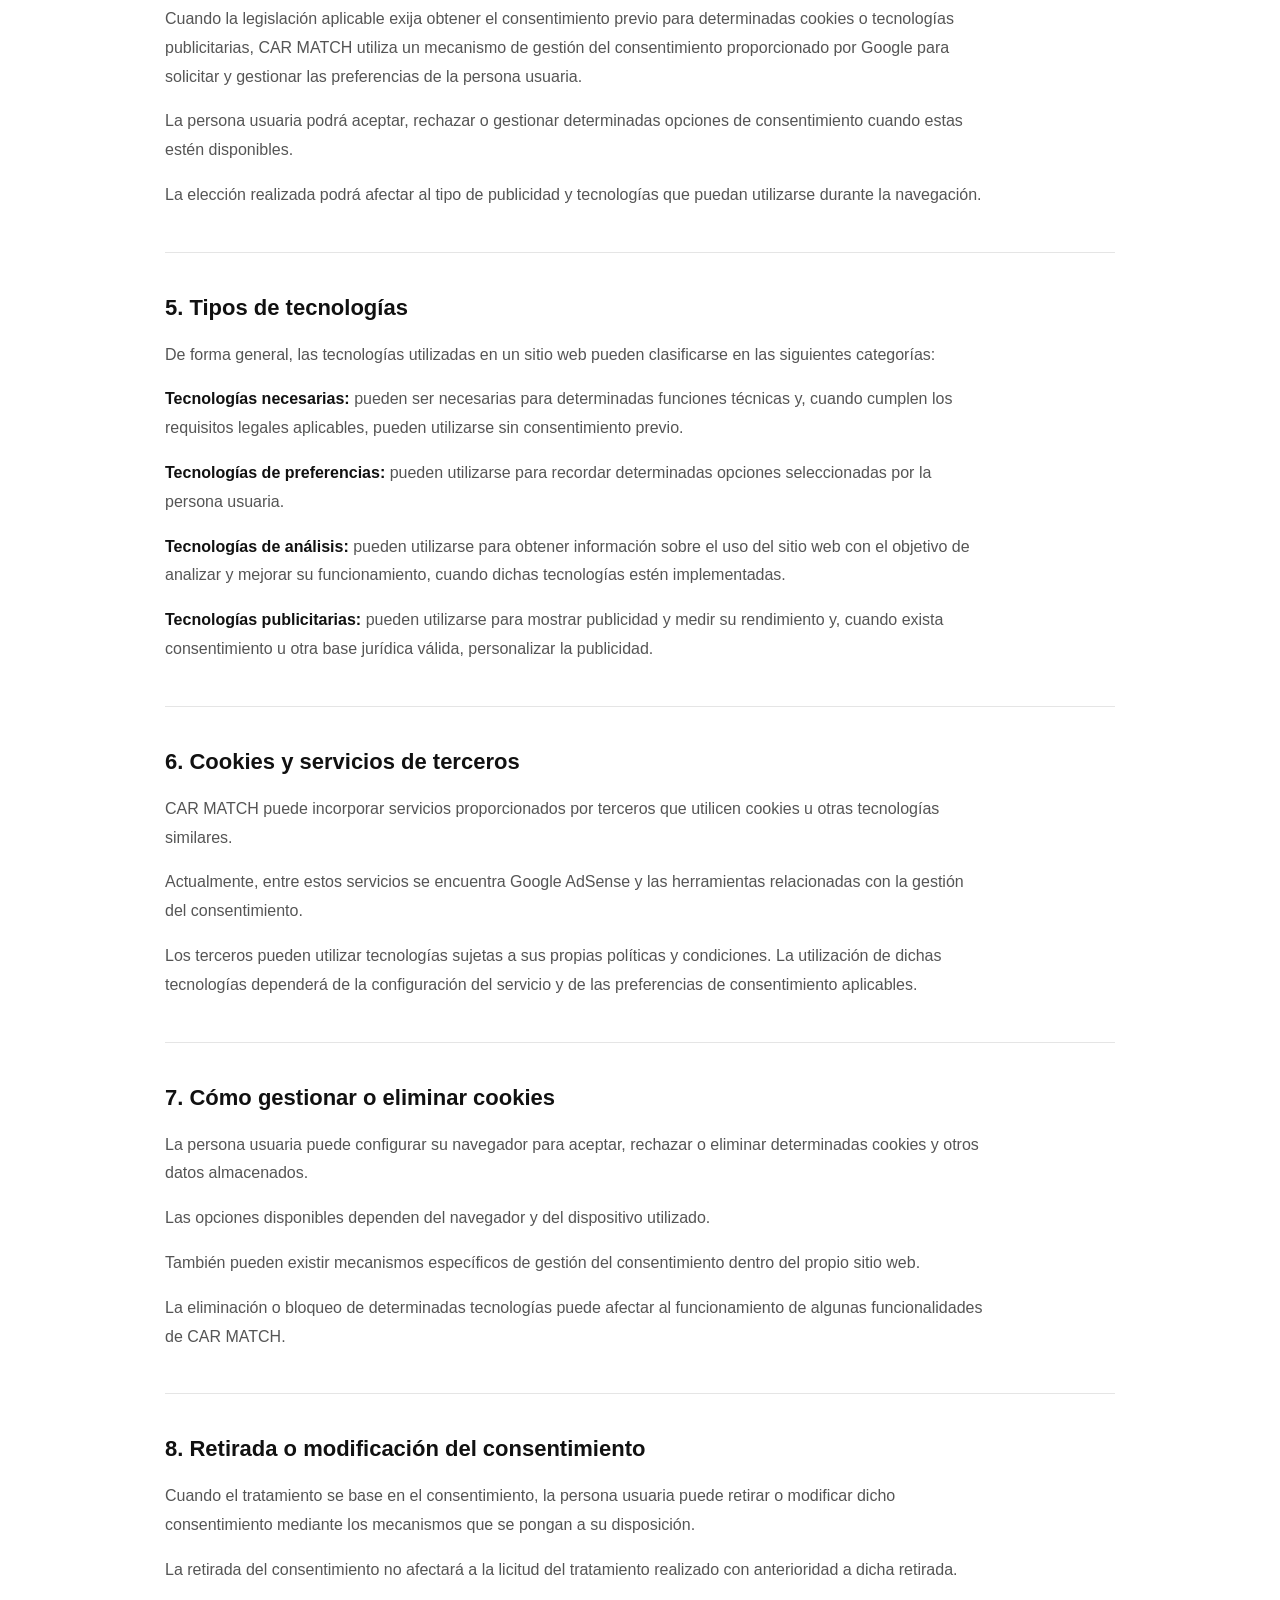
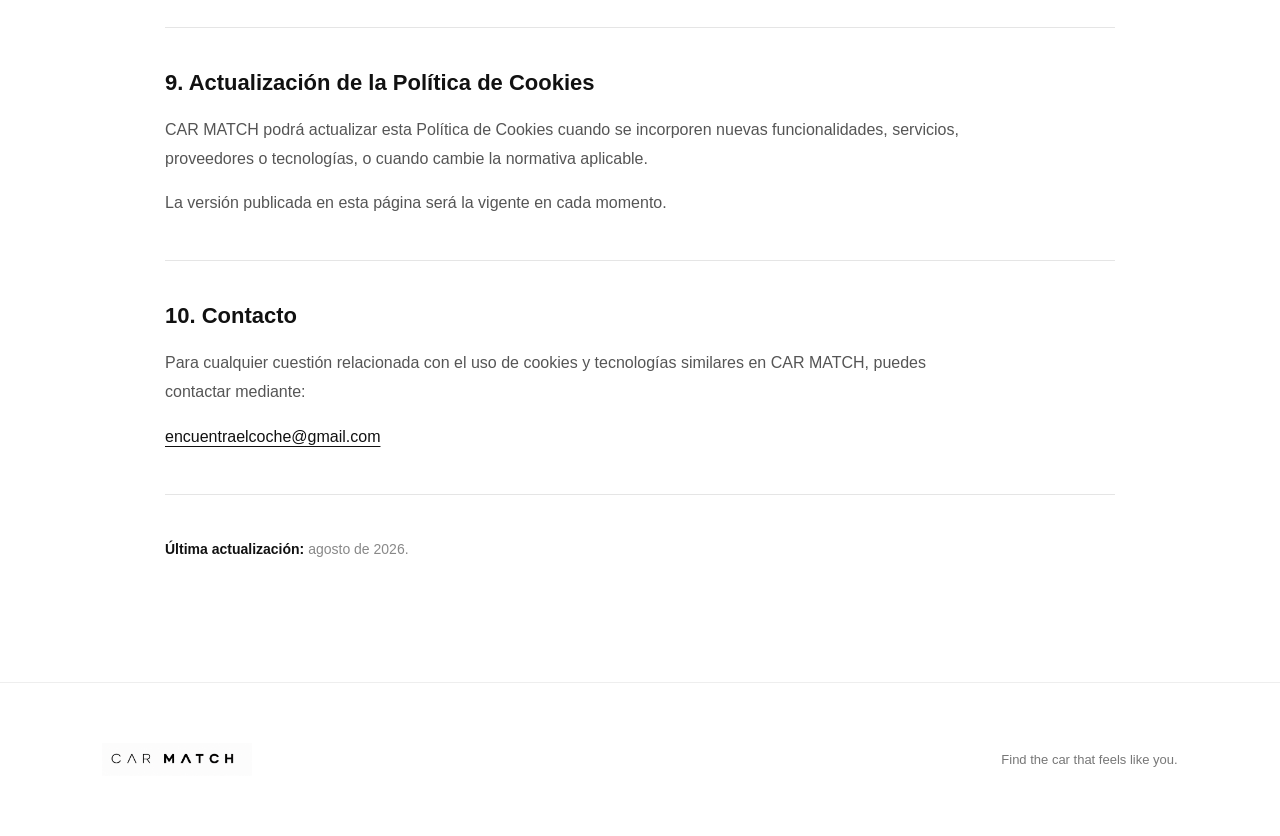
<file: politica-cookies.html>
<!DOCTYPE html>

<html lang="es">

<head>


<meta charset="UTF-8">

<meta
    name="viewport"
    content="width=device-width, initial-scale=1.0"
>

<title>CAR MATCH — Política de Cookies</title>

<meta
    name="description"
    content="Política de cookies de CAR MATCH."
>

<link
    rel="icon"
    type="image/png"
    href="/images/favicon.png"
>

<link
    rel="stylesheet"
    href="css/style.css"
>

<!-- Google AdSense -->
<script async src="https://pagead2.googlesyndication.com/pagead/js/adsbygoogle.js?client=ca-pub-1813960443566074"
     crossorigin="anonymous"></script>


</head>

<body>

<header class="navbar">


<a
    href="index.html"
    class="logo"
    aria-label="CAR MATCH - Inicio"
>

    <img
        src="/images/logo.png"
        alt="CAR MATCH"
    >

</a>

<nav>

    <a href="index.html">
        Inicio
    </a>

    <a href="index.html#how-it-works">
        Cómo funciona
    </a>

    <a href="explore.html">
        Explorar coches
    </a>

    <a href="compare.html">
        Comparar
    </a>

</nav>

<button
    class="primary-button"
    type="button"
    onclick="startQuiz()"
>
    ENCUENTRA MI COCHE
</button>


</header>

<main class="legal-page">


<section class="legal-container">

    <p class="section-label">
        PRIVACIDAD Y COOKIES
    </p>

    <h1>
        Política de <span>Cookies</span>
    </h1>

    <p class="legal-intro">
        Esta Política de Cookies explica qué son las cookies
        y otras tecnologías similares, cómo pueden utilizarse
        en CAR MATCH y cómo pueden gestionarse las preferencias
        de la persona usuaria.
    </p>


    <section class="legal-section">

        <h2>
            1. ¿Qué son las cookies?
        </h2>

        <p>
            Las cookies son pequeños archivos de información que
            pueden almacenarse en el dispositivo de una persona
            cuando visita un sitio web.
        </p>

        <p>
            También pueden utilizarse tecnologías similares,
            como identificadores, almacenamiento local u otras
            tecnologías del navegador.
        </p>

        <p>
            Estas tecnologías pueden permitir determinadas
            funciones, recordar preferencias, mejorar el
            funcionamiento del sitio web, medir el uso de la
            página o, cuando corresponda, mostrar y medir
            publicidad.
        </p>

    </section>


    <section class="legal-section">

        <h2>
            2. Tecnologías utilizadas por CAR MATCH
        </h2>

        <p>
            CAR MATCH puede utilizar tecnologías de almacenamiento
            local del navegador, como <strong>localStorage</strong>,
            para determinadas funcionalidades de la aplicación.
        </p>

        <p>
            Por ejemplo, el sistema puede utilizar almacenamiento
            local para conservar temporalmente información
            relacionada con las respuestas del cuestionario y
            los resultados obtenidos, con el objetivo de permitir
            el correcto funcionamiento de determinadas
            funcionalidades.
        </p>

        <p>
            Este almacenamiento local se realiza en el dispositivo
            de la persona usuaria y no constituye por sí mismo
            una cuenta de usuario.
        </p>

    </section>


    <section class="legal-section">

        <h2>
            3. Cookies y tecnologías de Google AdSense
        </h2>

        <p>
            CAR MATCH utiliza servicios publicitarios de Google
            AdSense para mostrar anuncios en el sitio web.
        </p>

        <p>
            Google y sus socios pueden utilizar cookies,
            identificadores u otras tecnologías similares para
            mostrar publicidad, medir el rendimiento de los
            anuncios, evitar mostrar repetidamente determinados
            anuncios y, cuando exista la base legal necesaria,
            ofrecer publicidad personalizada.
        </p>

        <p>
            Las tecnologías publicitarias que se utilicen pueden
            variar en función de la configuración de los servicios,
            el dispositivo, el navegador, la ubicación de la
            persona usuaria y sus preferencias de consentimiento.
        </p>

    </section>


    <section class="legal-section">

        <h2>
            4. Gestión del consentimiento
        </h2>

        <p>
            Cuando la legislación aplicable exija obtener el
            consentimiento previo para determinadas cookies o
            tecnologías publicitarias, CAR MATCH utiliza un
            mecanismo de gestión del consentimiento proporcionado
            por Google para solicitar y gestionar las preferencias
            de la persona usuaria.
        </p>

        <p>
            La persona usuaria podrá aceptar, rechazar o
            gestionar determinadas opciones de consentimiento
            cuando estas estén disponibles.
        </p>

        <p>
            La elección realizada podrá afectar al tipo de
            publicidad y tecnologías que puedan utilizarse
            durante la navegación.
        </p>

    </section>


    <section class="legal-section">

        <h2>
            5. Tipos de tecnologías
        </h2>

        <p>
            De forma general, las tecnologías utilizadas en un
            sitio web pueden clasificarse en las siguientes
            categorías:
        </p>

        <p>
            <strong>
                Tecnologías necesarias:
            </strong>
            pueden ser necesarias para determinadas funciones
            técnicas y, cuando cumplen los requisitos legales
            aplicables, pueden utilizarse sin consentimiento
            previo.
        </p>

        <p>
            <strong>
                Tecnologías de preferencias:
            </strong>
            pueden utilizarse para recordar determinadas
            opciones seleccionadas por la persona usuaria.
        </p>

        <p>
            <strong>
                Tecnologías de análisis:
            </strong>
            pueden utilizarse para obtener información sobre
            el uso del sitio web con el objetivo de analizar y
            mejorar su funcionamiento, cuando dichas tecnologías
            estén implementadas.
        </p>

        <p>
            <strong>
                Tecnologías publicitarias:
            </strong>
            pueden utilizarse para mostrar publicidad y medir
            su rendimiento y, cuando exista consentimiento u otra
            base jurídica válida, personalizar la publicidad.
        </p>

    </section>


    <section class="legal-section">

        <h2>
            6. Cookies y servicios de terceros
        </h2>

        <p>
            CAR MATCH puede incorporar servicios proporcionados
            por terceros que utilicen cookies u otras tecnologías
            similares.
        </p>

        <p>
            Actualmente, entre estos servicios se encuentra
            Google AdSense y las herramientas relacionadas con
            la gestión del consentimiento.
        </p>

        <p>
            Los terceros pueden utilizar tecnologías sujetas a
            sus propias políticas y condiciones. La utilización
            de dichas tecnologías dependerá de la configuración
            del servicio y de las preferencias de consentimiento
            aplicables.
        </p>

    </section>


    <section class="legal-section">

        <h2>
            7. Cómo gestionar o eliminar cookies
        </h2>

        <p>
            La persona usuaria puede configurar su navegador
            para aceptar, rechazar o eliminar determinadas
            cookies y otros datos almacenados.
        </p>

        <p>
            Las opciones disponibles dependen del navegador y
            del dispositivo utilizado.
        </p>

        <p>
            También pueden existir mecanismos específicos de
            gestión del consentimiento dentro del propio sitio
            web.
        </p>

        <p>
            La eliminación o bloqueo de determinadas tecnologías
            puede afectar al funcionamiento de algunas
            funcionalidades de CAR MATCH.
        </p>

    </section>


    <section class="legal-section">

        <h2>
            8. Retirada o modificación del consentimiento
        </h2>

        <p>
            Cuando el tratamiento se base en el consentimiento,
            la persona usuaria puede retirar o modificar dicho
            consentimiento mediante los mecanismos que se
            pongan a su disposición.
        </p>

        <p>
            La retirada del consentimiento no afectará a la
            licitud del tratamiento realizado con anterioridad
            a dicha retirada.
        </p>

    </section>


    <section class="legal-section">

        <h2>
            9. Actualización de la Política de Cookies
        </h2>

        <p>
            CAR MATCH podrá actualizar esta Política de Cookies
            cuando se incorporen nuevas funcionalidades,
            servicios, proveedores o tecnologías, o cuando
            cambie la normativa aplicable.
        </p>

        <p>
            La versión publicada en esta página será la vigente
            en cada momento.
        </p>

    </section>


    <section class="legal-section">

        <h2>
            10. Contacto
        </h2>

        <p>
            Para cualquier cuestión relacionada con el uso de
            cookies y tecnologías similares en CAR MATCH,
            puedes contactar mediante:
        </p>

        <p>
            <a href="mailto:encuentraelcoche@gmail.com">
                encuentraelcoche@gmail.com
            </a>
        </p>

    </section>


    <section class="legal-section legal-update">

        <p>
            <strong>
                Última actualización:
            </strong>
            agosto de 2026.
        </p>

    </section>

</section>


</main>

<footer>


    <div class="cm-footer-top">

        <a
            href="index.html"
            class="cm-footer-logo"
            aria-label="CAR MATCH - Inicio"
        >
            <img
                src="/images/logo.png"
                alt="CAR MATCH"
            >
        </a>

        <p class="cm-footer-text">
            Find the car that feels like you.
        </p>

    </div>

</footer>

<script src="js/script.js"></script>

</body>

</html>
</file>
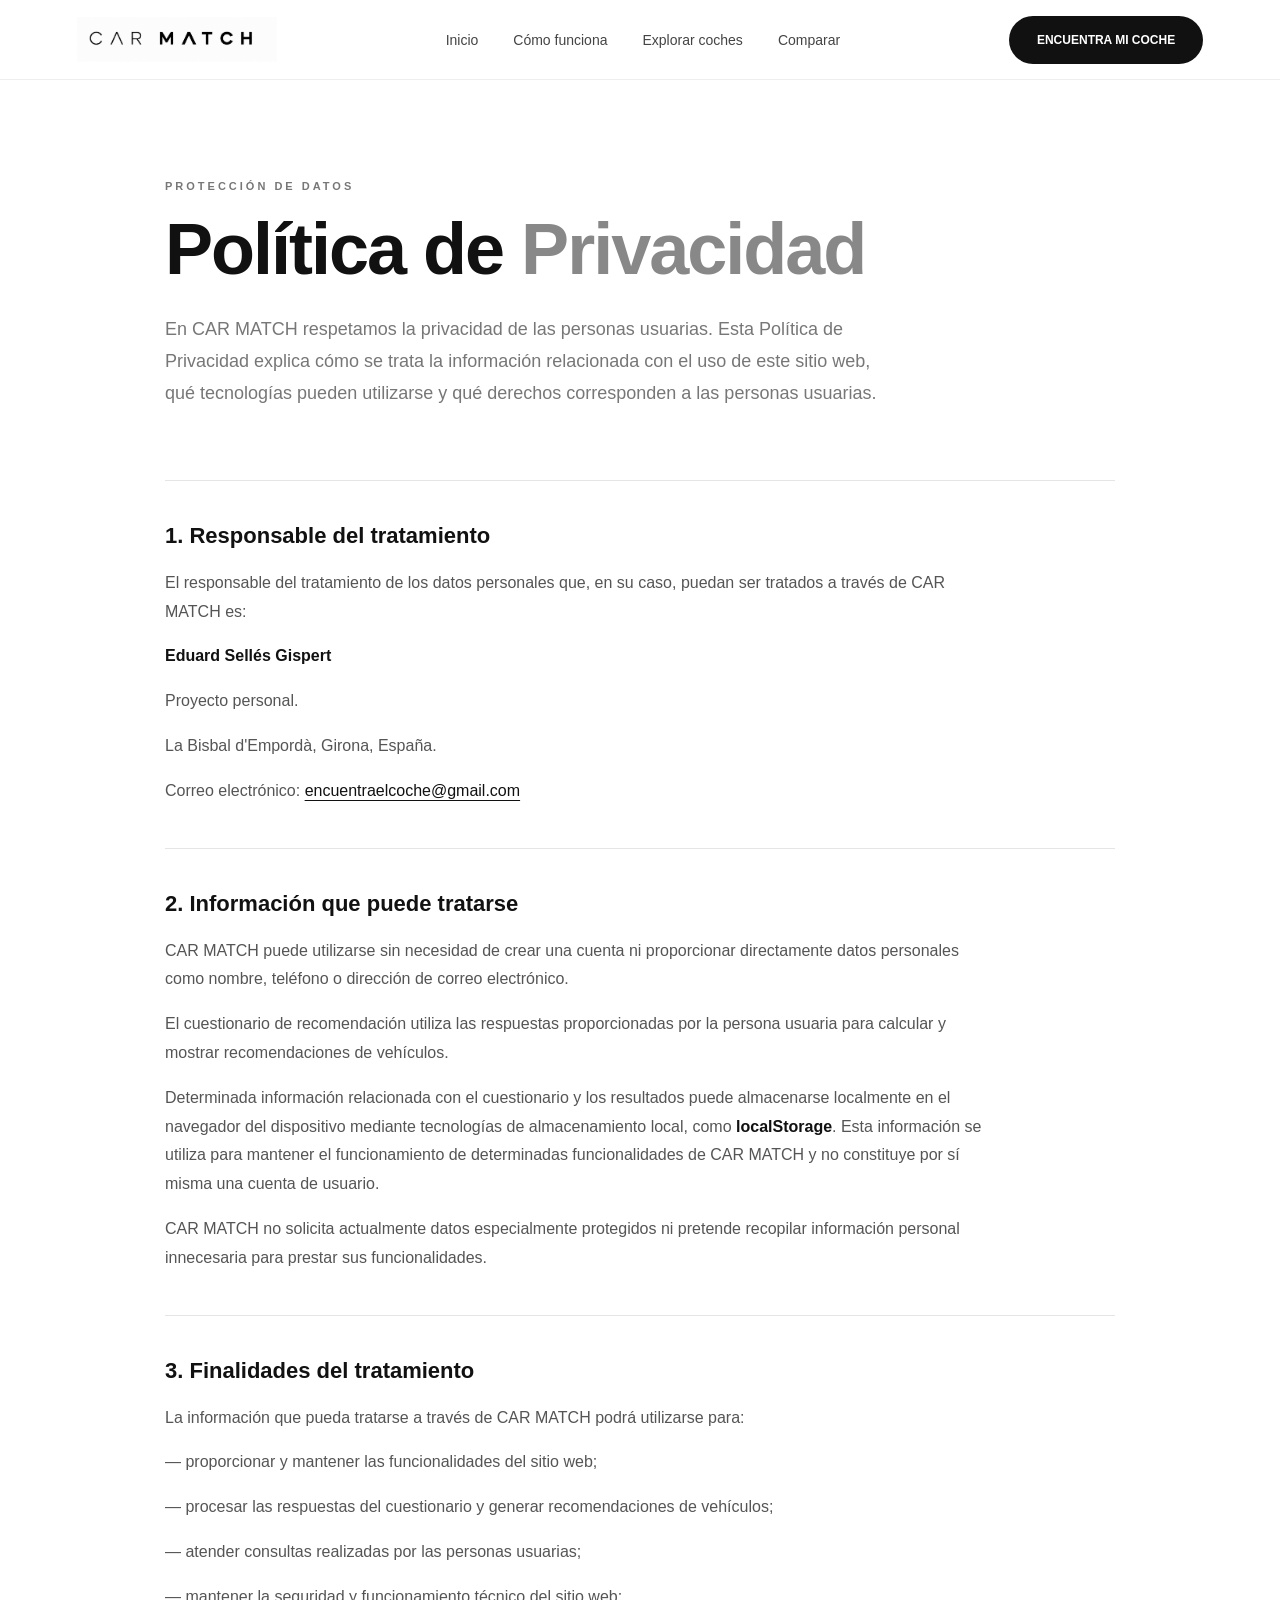
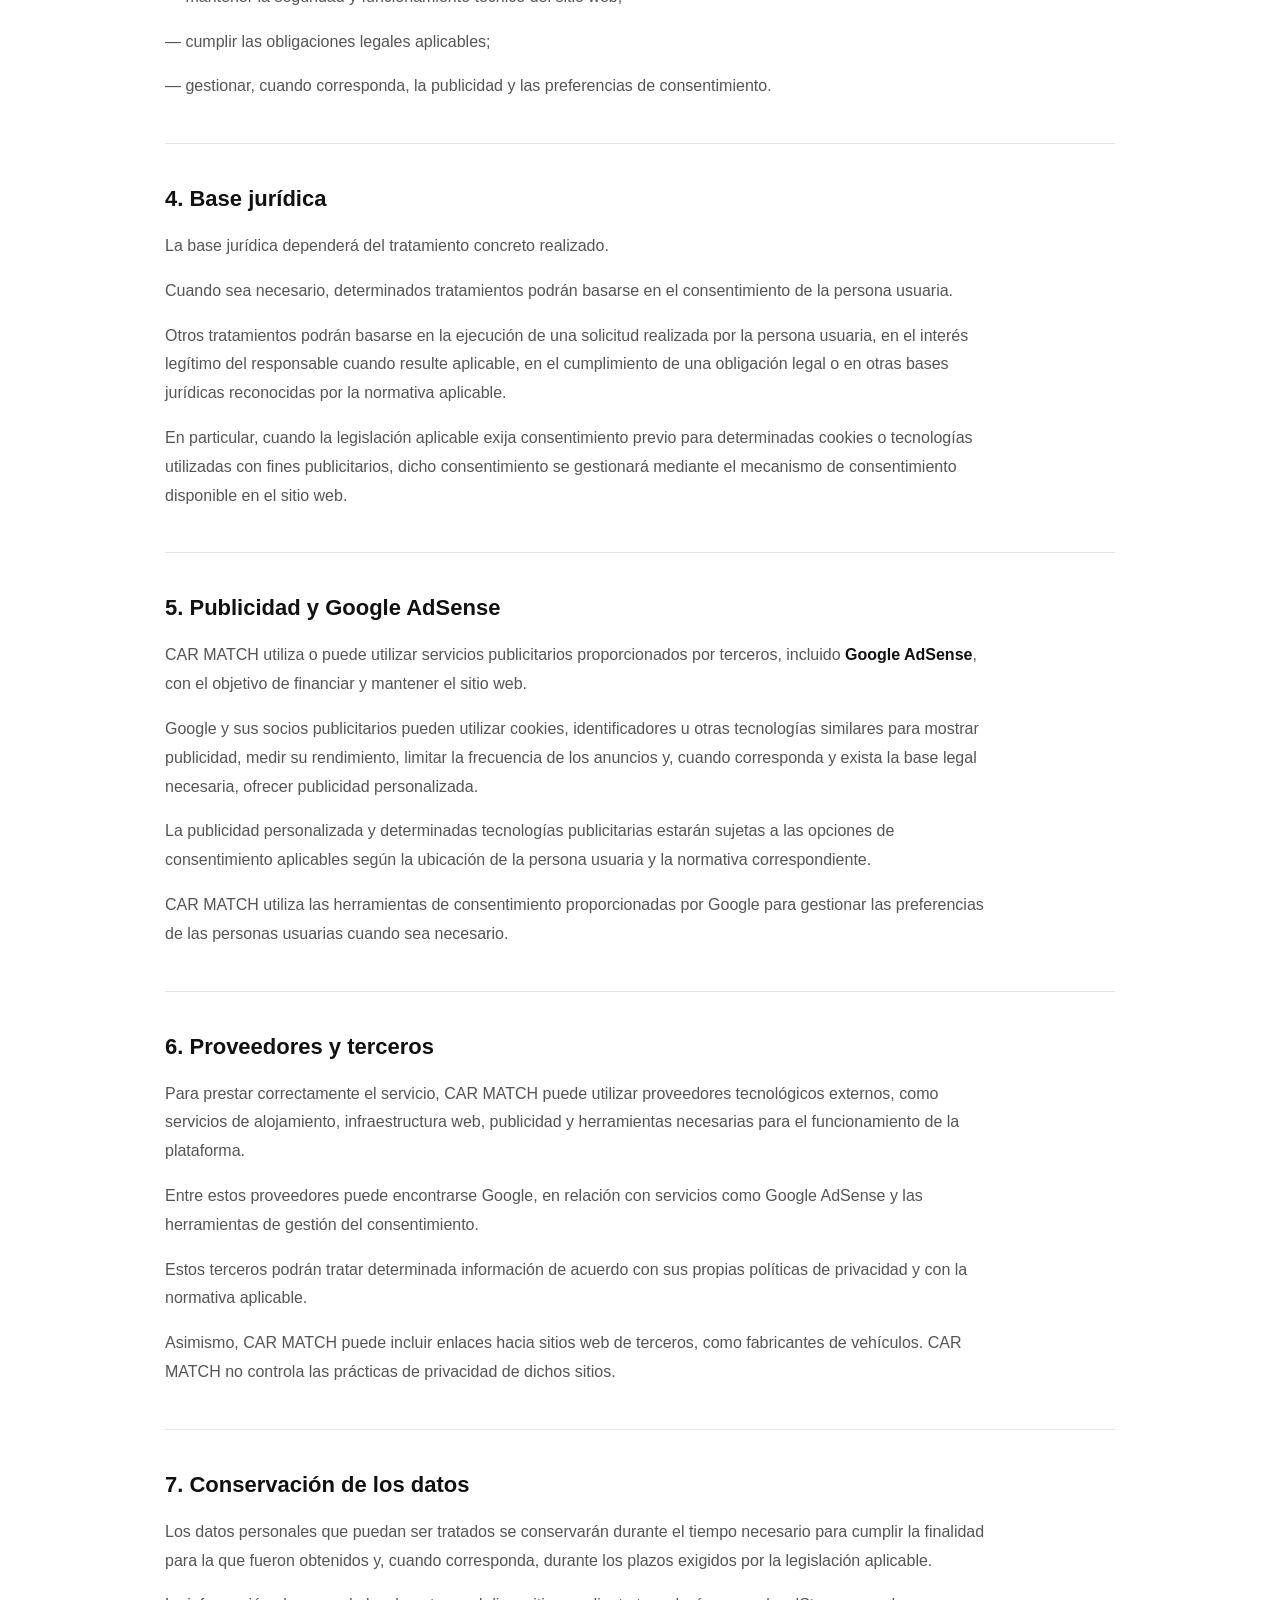
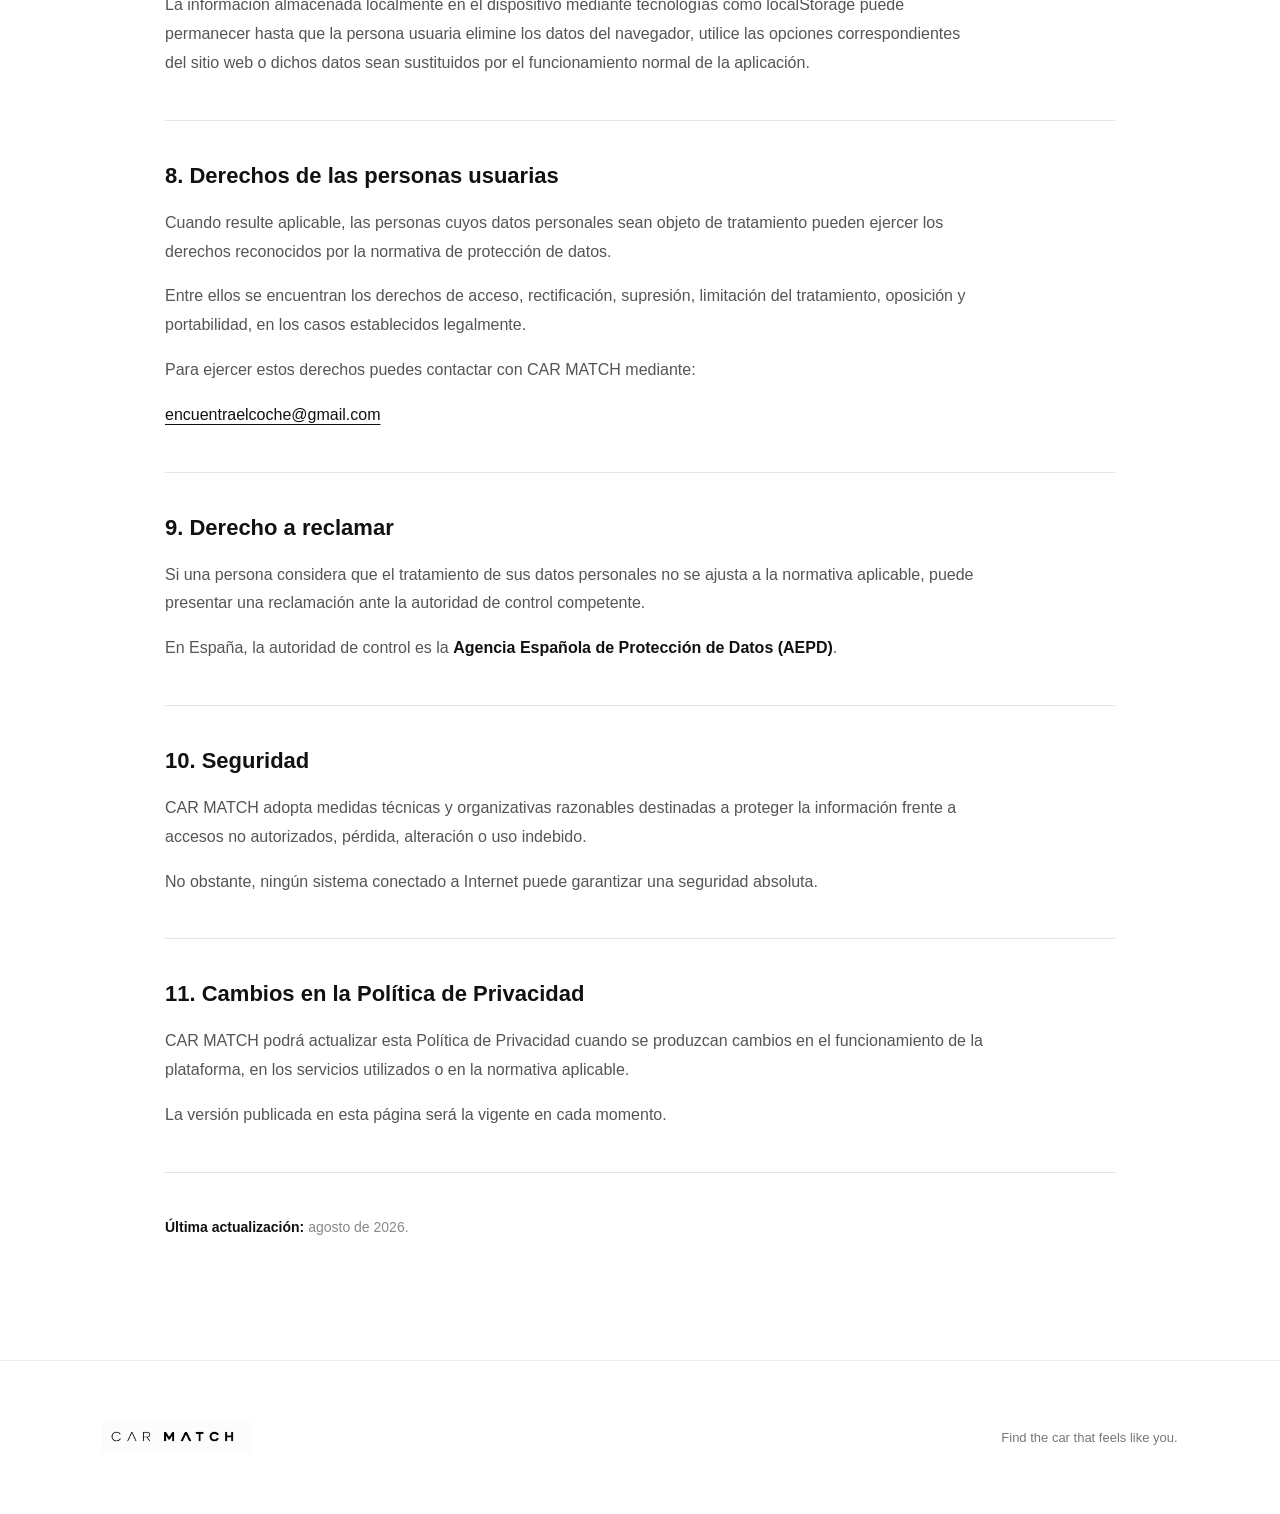
<file: politica-privacidad.html>
<!DOCTYPE html>

<html lang="es">

<head>


<meta charset="UTF-8">

<meta
    name="viewport"
    content="width=device-width, initial-scale=1.0"
>

<title>CAR MATCH — Política de Privacidad</title>

<meta
    name="description"
    content="Política de privacidad de CAR MATCH."
>

<link
    rel="icon"
    type="image/png"
    href="/images/favicon.png"
>

<link
    rel="stylesheet"
    href="css/style.css"
>

<!-- Google AdSense -->
<script async src="https://pagead2.googlesyndication.com/pagead/js/adsbygoogle.js?client=ca-pub-1813960443566074"
     crossorigin="anonymous"></script>


</head>

<body>

<header class="navbar">


<a
    href="index.html"
    class="logo"
    aria-label="CAR MATCH - Inicio"
>

    <img
        src="/images/logo.png"
        alt="CAR MATCH"
    >

</a>

<nav>

    <a href="index.html">
        Inicio
    </a>

    <a href="index.html#how-it-works">
        Cómo funciona
    </a>

    <a href="explore.html">
        Explorar coches
    </a>

    <a href="compare.html">
        Comparar
    </a>

</nav>

<button
    class="primary-button"
    type="button"
    onclick="startQuiz()"
>
    ENCUENTRA MI COCHE
</button>


</header>

<main class="legal-page">


<section class="legal-container">

    <p class="section-label">
        PROTECCIÓN DE DATOS
    </p>

    <h1>
        Política de <span>Privacidad</span>
    </h1>

    <p class="legal-intro">

        En CAR MATCH respetamos la privacidad de las
        personas usuarias. Esta Política de Privacidad
        explica cómo se trata la información relacionada
        con el uso de este sitio web, qué tecnologías
        pueden utilizarse y qué derechos corresponden
        a las personas usuarias.

    </p>


    <section class="legal-section">

        <h2>
            1. Responsable del tratamiento
        </h2>

        <p>
            El responsable del tratamiento de los datos
            personales que, en su caso, puedan ser tratados
            a través de CAR MATCH es:
        </p>

        <p>
            <strong>
                Eduard Sellés Gispert
            </strong>
        </p>

        <p>
            Proyecto personal.
        </p>

        <p>
            La Bisbal d'Empordà, Girona, España.
        </p>

        <p>
            Correo electrónico:
            <a href="mailto:encuentraelcoche@gmail.com">
                encuentraelcoche@gmail.com
            </a>
        </p>

    </section>


    <section class="legal-section">

        <h2>
            2. Información que puede tratarse
        </h2>

        <p>
            CAR MATCH puede utilizarse sin necesidad de
            crear una cuenta ni proporcionar directamente
            datos personales como nombre, teléfono o
            dirección de correo electrónico.
        </p>

        <p>
            El cuestionario de recomendación utiliza las
            respuestas proporcionadas por la persona usuaria
            para calcular y mostrar recomendaciones de
            vehículos.
        </p>

        <p>
            Determinada información relacionada con el
            cuestionario y los resultados puede almacenarse
            localmente en el navegador del dispositivo
            mediante tecnologías de almacenamiento local,
            como <strong>localStorage</strong>. Esta
            información se utiliza para mantener el
            funcionamiento de determinadas funcionalidades
            de CAR MATCH y no constituye por sí misma una
            cuenta de usuario.
        </p>

        <p>
            CAR MATCH no solicita actualmente datos
            especialmente protegidos ni pretende recopilar
            información personal innecesaria para prestar
            sus funcionalidades.
        </p>

    </section>


    <section class="legal-section">

        <h2>
            3. Finalidades del tratamiento
        </h2>

        <p>
            La información que pueda tratarse a través de
            CAR MATCH podrá utilizarse para:
        </p>

        <p>
            — proporcionar y mantener las funcionalidades
            del sitio web;
        </p>

        <p>
            — procesar las respuestas del cuestionario y
            generar recomendaciones de vehículos;
        </p>

        <p>
            — atender consultas realizadas por las personas
            usuarias;
        </p>

        <p>
            — mantener la seguridad y funcionamiento técnico
            del sitio web;
        </p>

        <p>
            — cumplir las obligaciones legales aplicables;
        </p>

        <p>
            — gestionar, cuando corresponda, la publicidad
            y las preferencias de consentimiento.
        </p>

    </section>


    <section class="legal-section">

        <h2>
            4. Base jurídica
        </h2>

        <p>
            La base jurídica dependerá del tratamiento
            concreto realizado.
        </p>

        <p>
            Cuando sea necesario, determinados tratamientos
            podrán basarse en el consentimiento de la persona
            usuaria.
        </p>

        <p>
            Otros tratamientos podrán basarse en la ejecución
            de una solicitud realizada por la persona usuaria,
            en el interés legítimo del responsable cuando
            resulte aplicable, en el cumplimiento de una
            obligación legal o en otras bases jurídicas
            reconocidas por la normativa aplicable.
        </p>

        <p>
            En particular, cuando la legislación aplicable
            exija consentimiento previo para determinadas
            cookies o tecnologías utilizadas con fines
            publicitarios, dicho consentimiento se gestionará
            mediante el mecanismo de consentimiento disponible
            en el sitio web.
        </p>

    </section>


    <section class="legal-section">

        <h2>
            5. Publicidad y Google AdSense
        </h2>

        <p>
            CAR MATCH utiliza o puede utilizar servicios
            publicitarios proporcionados por terceros,
            incluido <strong>Google AdSense</strong>, con el
            objetivo de financiar y mantener el sitio web.
        </p>

        <p>
            Google y sus socios publicitarios pueden utilizar
            cookies, identificadores u otras tecnologías
            similares para mostrar publicidad, medir su
            rendimiento, limitar la frecuencia de los anuncios
            y, cuando corresponda y exista la base legal
            necesaria, ofrecer publicidad personalizada.
        </p>

        <p>
            La publicidad personalizada y determinadas
            tecnologías publicitarias estarán sujetas a las
            opciones de consentimiento aplicables según la
            ubicación de la persona usuaria y la normativa
            correspondiente.
        </p>

        <p>
            CAR MATCH utiliza las herramientas de consentimiento
            proporcionadas por Google para gestionar las
            preferencias de las personas usuarias cuando sea
            necesario.
        </p>

    </section>


    <section class="legal-section">

        <h2>
            6. Proveedores y terceros
        </h2>

        <p>
            Para prestar correctamente el servicio, CAR MATCH
            puede utilizar proveedores tecnológicos externos,
            como servicios de alojamiento, infraestructura web,
            publicidad y herramientas necesarias para el
            funcionamiento de la plataforma.
        </p>

        <p>
            Entre estos proveedores puede encontrarse Google,
            en relación con servicios como Google AdSense y
            las herramientas de gestión del consentimiento.
        </p>

        <p>
            Estos terceros podrán tratar determinada
            información de acuerdo con sus propias políticas
            de privacidad y con la normativa aplicable.
        </p>

        <p>
            Asimismo, CAR MATCH puede incluir enlaces hacia
            sitios web de terceros, como fabricantes de
            vehículos. CAR MATCH no controla las prácticas de
            privacidad de dichos sitios.
        </p>

    </section>


    <section class="legal-section">

        <h2>
            7. Conservación de los datos
        </h2>

        <p>
            Los datos personales que puedan ser tratados se
            conservarán durante el tiempo necesario para
            cumplir la finalidad para la que fueron obtenidos
            y, cuando corresponda, durante los plazos exigidos
            por la legislación aplicable.
        </p>

        <p>
            La información almacenada localmente en el
            dispositivo mediante tecnologías como localStorage
            puede permanecer hasta que la persona usuaria
            elimine los datos del navegador, utilice las
            opciones correspondientes del sitio web o dichos
            datos sean sustituidos por el funcionamiento
            normal de la aplicación.
        </p>

    </section>


    <section class="legal-section">

        <h2>
            8. Derechos de las personas usuarias
        </h2>

        <p>
            Cuando resulte aplicable, las personas cuyos datos
            personales sean objeto de tratamiento pueden
            ejercer los derechos reconocidos por la normativa
            de protección de datos.
        </p>

        <p>
            Entre ellos se encuentran los derechos de acceso,
            rectificación, supresión, limitación del
            tratamiento, oposición y portabilidad, en los
            casos establecidos legalmente.
        </p>

        <p>
            Para ejercer estos derechos puedes contactar con
            CAR MATCH mediante:
        </p>

        <p>
            <a href="mailto:encuentraelcoche@gmail.com">
                encuentraelcoche@gmail.com
            </a>
        </p>

    </section>


    <section class="legal-section">

        <h2>
            9. Derecho a reclamar
        </h2>

        <p>
            Si una persona considera que el tratamiento de sus
            datos personales no se ajusta a la normativa
            aplicable, puede presentar una reclamación ante la
            autoridad de control competente.
        </p>

        <p>
            En España, la autoridad de control es la
            <strong>Agencia Española de Protección de Datos
            (AEPD)</strong>.
        </p>

    </section>


    <section class="legal-section">

        <h2>
            10. Seguridad
        </h2>

        <p>
            CAR MATCH adopta medidas técnicas y organizativas
            razonables destinadas a proteger la información
            frente a accesos no autorizados, pérdida,
            alteración o uso indebido.
        </p>

        <p>
            No obstante, ningún sistema conectado a Internet
            puede garantizar una seguridad absoluta.
        </p>

    </section>


    <section class="legal-section">

        <h2>
            11. Cambios en la Política de Privacidad
        </h2>

        <p>
            CAR MATCH podrá actualizar esta Política de
            Privacidad cuando se produzcan cambios en el
            funcionamiento de la plataforma, en los servicios
            utilizados o en la normativa aplicable.
        </p>

        <p>
            La versión publicada en esta página será la
            vigente en cada momento.
        </p>

    </section>


    <section class="legal-section legal-update">

        <p>
            <strong>
                Última actualización:
            </strong>
            agosto de 2026.
        </p>

    </section>

</section>


</main>

<footer>


    <div class="cm-footer-top">

        <a
            href="index.html"
            class="cm-footer-logo"
            aria-label="CAR MATCH - Inicio"
        >
            <img
                src="/images/logo.png"
                alt="CAR MATCH"
            >
        </a>

        <p class="cm-footer-text">
            Find the car that feels like you.
        </p>

    </div>

</footer>

<script src="js/script.js"></script>

</body>

</html>
</file>
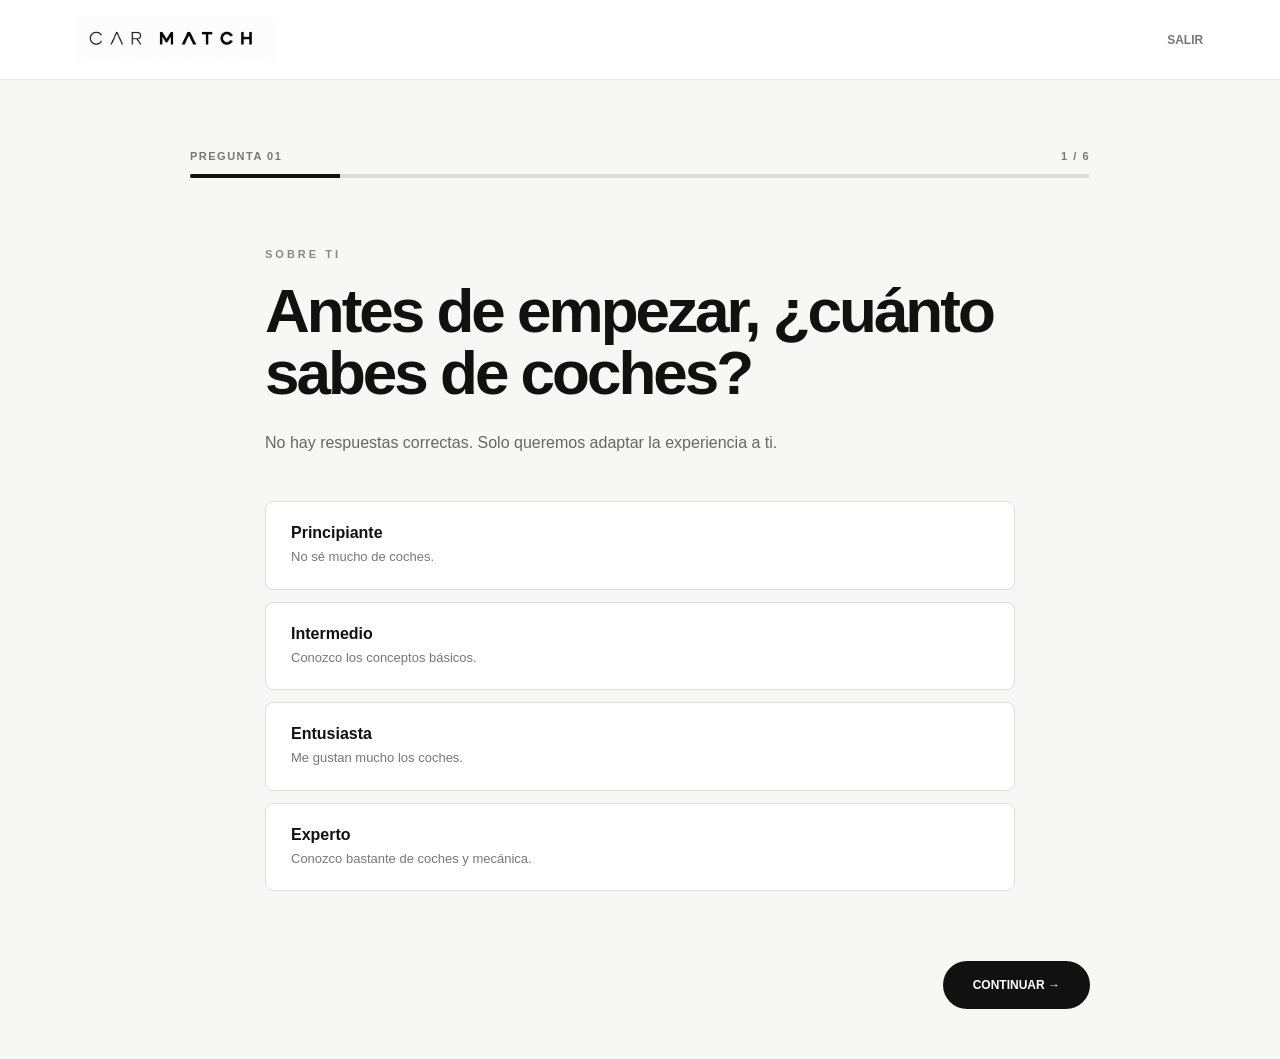
<file: quiz.html>
<!DOCTYPE html>
<html lang="es">

<head>

    <meta charset="UTF-8">

    <meta
        name="viewport"
        content="width=device-width, initial-scale=1.0"
    >

    <title>CAR MATCH — Descubre qué coche encaja contigo</title>

    <link
    rel="icon"
    type="image/png"
    href="images/favicon.png"
>

    <meta
        name="description"
        content="Responde unas preguntas y descubre qué coches encajan mejor contigo, tu estilo de vida, presupuesto y preferencias."
    >

    <meta
        name="robots"
        content="index, follow"
    >

    <meta
        name="author"
        content="CAR MATCH"
    >

    <link rel="icon" type="image/png" href="/images/favicon.png?v=2">
    <link rel="shortcut icon" href="/images/favicon.png?v=2" type="image/png">

    <link
        rel="stylesheet"
        href="css/style.css"
    >

    <script async src="https://pagead2.googlesyndication.com/pagead/js/adsbygoogle.js?client=ca-pub-1813960443566074"
     crossorigin="anonymous"></script>

</head>


<body class="quiz-page">


    <!-- HEADER -->

    <header class="quiz-header">

             <a
            href="index.html"
            class="logo"
            aria-label="CAR MATCH - Inicio"
        >
            <img
                src="/images/logo.png"
                alt="CAR MATCH"
            >
        </a>

        <button class="exit-button" onclick="goHome()">
            SALIR
        </button>

    </header>



    <!-- QUIZ -->

    <main class="quiz-container">


        <!-- PROGRESS -->

        <div class="progress-section">

            <div class="progress-top">

                <span id="questionNumber">
                    PREGUNTA 01
                </span>

                <span id="progressText">
                    1 / 10
                </span>

            </div>


            <div class="progress-bar">

                <div
                    id="progress"
                    class="progress"
                ></div>

            </div>

        </div>



        <!-- QUESTION -->

        <section class="question-section">


            <p
                id="questionCategory"
                class="question-category"
            >
                SOBRE TI
            </p>


            <h1 id="questionTitle">
                ¿Cuánto sabes de coches?
            </h1>


            <p
                id="questionDescription"
                class="question-description"
            >
                Queremos conocer tu nivel para adaptar el test a tus conocimientos y preferencias.
            </p>


            <!-- ANSWERS -->

            <div
                id="answers"
                class="answers"
            ></div>


        </section>



        <!-- NAVIGATION -->

        <div class="quiz-navigation">

            <button
                id="backButton"
                class="quiz-back"
                onclick="previousQuestion()"
            >
                ← ATRÁS
            </button>


            <button
                id="nextButton"
                class="quiz-next"
                onclick="nextQuestion()"
            >
                CONTINUAR →
            </button>

        </div>


    </main>


    
    <script src="js/cars.js"></script>
    <script src="js/quiz.js"></script>
    <script src="js/script.js"></script>

</body>

</html>
</file>
<file: css/style.css>
/* =========================================================
   CAR MATCH

   GLOBAL STYLE — DESKTOP
   ========================================================= */


/* =========================================================
   RESET
   ========================================================= */

* {
    margin: 0;
    padding: 0;
    box-sizing: border-box;
}

html {
    scroll-behavior: smooth;
}

body {
    font-family: Arial, Helvetica, sans-serif;
    background: #ffffff;
    color: #111111;
    -webkit-font-smoothing: antialiased;
}

img {
    max-width: 100%;
    display: block;
}

button,
input,
select {
    font-family: inherit;
}

button {
    -webkit-tap-highlight-color: transparent;
}

a {
    color: inherit;
}


/* =========================================================
   NAVBAR
   ========================================================= */

.navbar {
    position: relative;
    z-index: 100;
    width: 100%;
    min-height: 80px;
    padding: 0 6%;
    display: flex;
    align-items: center;
    justify-content: space-between;
    gap: 30px;
    border-bottom: 1px solid #eeeeee;
    background: rgba(255, 255, 255, 0.96);
    backdrop-filter: blur(10px);
}


/* =========================================================
   LOGO
   ========================================================= */

.logo {
    display: flex;
    align-items: center;
    text-decoration: none;
}

.logo img {
    width: 200px;
    height: auto;
    object-fit: contain;
}

.logo:not(:has(img)) {
    font-size: 22px;
    font-weight: 800;
    letter-spacing: -1px;
}

.logo span {
    font-weight: 400;
}


/* =========================================================
   DESKTOP NAVIGATION
   ========================================================= */

.navbar nav {
    display: flex;
    align-items: center;
    justify-content: center;
    gap: 35px;
}

/* =========================================================
   RESULTS — NAVBAR CENTRADA
   ========================================================= */

.results-page .navbar {
    position: relative;
}

.results-page .navbar nav {
    position: absolute;
    left: 50%;
    transform: translateX(-50%);

    display: flex;
    align-items: center;
    justify-content: center;

    gap: 35px;
}

.navbar nav a {
    position: relative;
    text-decoration: none;
    color: #444444;
    font-size: 14px;
    font-weight: 400;
    white-space: nowrap;
    transition:
        color 0.2s ease,
        opacity 0.2s ease;
}

.navbar nav a:hover {
    color: #000000;
}

.navbar nav a.active {
    color: #111111;
    font-weight: 700;
}

.navbar nav a.active::after {
    content: "";
    position: absolute;
    left: 0;
    right: 0;
    bottom: -8px;
    height: 1px;
    background: #111111;
}


/* =========================================================
   BUTTONS
   ========================================================= */

.primary-button,
.secondary-button,
.nav-button,
.quiz-next,
.quiz-back,
.exit-button,
.clear-filters,
.help-understood {
    -webkit-tap-highlight-color: transparent;
}


/* PRIMARY */

.primary-button {
    border: none;
    background: #111111;
    color: #ffffff;
    padding: 17px 28px;
    border-radius: 30px;
    font-size: 12px;
    font-weight: 700;
    cursor: pointer;
    transition:
        transform 0.2s ease,
        background 0.2s ease,
        opacity 0.2s ease;
}

.primary-button:hover {
    transform: translateY(-2px);
}

.primary-button:active {
    transform: translateY(0);
}


/* SECONDARY */

.secondary-button {
    border: 1px solid #cccccc;
    background: transparent;
    color: #111111;
    padding: 17px 28px;
    border-radius: 30px;
    font-size: 12px;
    font-weight: 700;
    cursor: pointer;
    transition:
        transform 0.2s ease,
        border-color 0.2s ease,
        background 0.2s ease;
}

.secondary-button:hover {
    border-color: #111111;
    background: #ffffff;
    transform: translateY(-2px);
}

.secondary-button:active {
    transform: translateY(0);
}


/* OLD NAV BUTTON */

.nav-button {
    border: none;
    background: #111111;
    color: #ffffff;
    padding: 13px 22px;
    border-radius: 30px;
    font-size: 12px;
    font-weight: 700;
    cursor: pointer;
}


/* =========================================================
   HERO
   ========================================================= */

.hero {
    min-height: 680px;
    display: grid;
    grid-template-columns: 1fr 1fr;
    background: #f5f5f3;
}

.hero-content {
    display: flex;
    flex-direction: column;
    justify-content: center;
    padding: 80px 10%;
}

.eyebrow {
    font-size: 12px;
    letter-spacing: 3px;
    font-weight: 700;
    margin-bottom: 25px;
}

.hero h1 {
    font-size: clamp(48px, 5vw, 76px);
    line-height: 0.98;
    letter-spacing: -4px;
    max-width: 700px;
}

.hero h1 span {
    color: #777777;
}

.hero-description {
    max-width: 520px;
    margin-top: 30px;
    color: #555555;
    font-size: 17px;
    line-height: 1.7;
}

.hero-buttons {
    display: flex;
    gap: 15px;
    margin-top: 40px;
}


/* =========================================================
   HERO IMAGE
   ========================================================= */

.hero-image {
    position: relative;
    width: 100%;
    height: clamp(700px, 70vh, 700px);
    overflow: hidden;
    background: #eeeeee;
}

.hero-image img {
    position: absolute;
    inset: 0;
    width: 100%;
    height: 100%;
    object-fit: cover;
    object-position: center;
    transition: opacity 0.4s ease;
    z-index: 1;
}

.image-overlay {
    position: absolute;
    inset: 0;
    background:
        linear-gradient(
            135deg,
            rgba(0, 0, 0, 0.15),
            rgba(0, 0, 0, 0.35)
        );
    z-index: 2;
    pointer-events: none;
}

.hero-car-placeholder {
    position: relative;
    z-index: 0;
    color: #ffffff;
    font-size: 90px;
    font-weight: 900;
    letter-spacing: -8px;
    opacity: 0.9;
}


/* =========================================================
   HOW IT WORKS
   ========================================================= */

.how-it-works {
    padding: 120px 8%;
}

.section-label {
    font-size: 11px;
    letter-spacing: 3px;
    font-weight: 700;
    color: #777777;
    margin-bottom: 20px;
}

.how-it-works h2,
.categories h2 {
    font-size: clamp(36px, 4vw, 55px);
    letter-spacing: -2px;
    line-height: 1;
    max-width: 700px;
}


/* =========================================================
   STEPS
   ========================================================= */

.steps {
    display: grid;
    grid-template-columns: repeat(3, 1fr);
    gap: 60px;
    margin-top: 70px;
}

.step-number {
    font-size: 14px;
    color: #999999;
    margin-bottom: 30px;
}

.step h3 {
    font-size: 22px;
    margin-bottom: 15px;
}

.step p {
    color: #666666;
    line-height: 1.7;
    max-width: 350px;
}


/* =========================================================
   CATEGORIES
   ========================================================= */

.categories {
    padding: 120px 8%;
    background: #111111;
    color: #ffffff;
}

.categories .section-label {
    color: #999999;
}

.category-grid {
    display: grid;
    grid-template-columns: repeat(3, 1fr);
    gap: 15px;
    margin-top: 60px;
}

.category-card {
    min-height: 220px;
    padding: 30px;
    border: 1px solid #333333;
    display: flex;
    flex-direction: column;
    align-items: flex-start;
    justify-content: flex-start;
    text-align: left;
    transition:
        background 0.3s ease,
        transform 0.3s ease,
        border-color 0.3s ease;
    cursor: pointer;
}

.category-card:hover {
    background: #1d1d1d;
    border-color: #444444;
    transform: translateY(-5px);
}

.category-card h3 {
    font-size: 25px;
    margin: 0 0 12px 0;
}

.category-card p {
    color: #999999;
    line-height: 1.5;
}


/* =========================================================
   FOOTER
   ========================================================= */

footer {
    width: 100%;
    padding: 60px 8%;
    border-top: 1px solid #eeeeee;
    background: #ffffff;
}

.cm-footer-top,
.footer-top {
    width: 100%;
    display: flex;
    justify-content: space-between;
    align-items: center;
}

.cm-footer-logo,
.footer-top .logo {
    display: block;
    margin: 0;
    padding: 0;
}

.cm-footer-logo img {
    display: block;
    width: 150px;
    height: auto;
    margin: 0;
}

.cm-footer-text,
.footer-top p {
    margin: 0;
    padding: 0;
}

footer p {
    color: #777777;
    font-size: 13px;
}

.cm-footer-line,
.footer-divider {
    width: 100%;
    height: 1px;
    margin: 30px 0 0 0;
    padding: 0;
    background: rgba(0, 0, 0, 0.12);
    display: block;
}

.cm-footer-legal,
.footer-legal {
    width: 100%;
    display: flex;
    justify-content: center;
    align-items: center;
    gap: 10px;
    margin: 20px 0 0 0;
    padding: 0;
}

.cm-footer-legal a,
.footer-legal a {
    margin: 0;
    padding: 0;
    color: inherit;
    text-decoration: none;
    font-size: 13px;
    transition: opacity 0.2s ease;
}

.cm-footer-legal a:hover,
.footer-legal a:hover {
    opacity: 0.55;
}

.cm-footer-legal span,
.footer-legal span {
    margin: 0;
    padding: 0;
    opacity: 0.4;
    font-size: 13px;
}


/* =========================================================
   FOCUS
   ========================================================= */

button:focus-visible,
a:focus-visible,
select:focus-visible,
input:focus-visible,
.category-card:focus-visible {
    outline: 2px solid #111111;
    outline-offset: 4px;
}


/* =========================================================
   QUIZ
   ========================================================= */

.quiz-page {
    background: #f7f7f5;
    min-height: 100vh;
}

.quiz-header {
    height: 80px;
    padding: 0 6%;
    display: flex;
    align-items: center;
    justify-content: space-between;
    gap: 30px;
    background: #ffffff;
    border-bottom: 1px solid #e8e8e8;
}

.quiz-logo {
    color: #111111;
    text-decoration: none;
    font-size: 22px;
    font-weight: 800;
    letter-spacing: -1px;
}

.quiz-logo span {
    font-weight: 400;
}


/* =========================================================
   EXIT
   ========================================================= */

.exit-button {
    border: none;
    background: transparent;
    font-size: 12px;
    font-weight: 700;
    color: #777777;
    cursor: pointer;
    transition:
        color 0.2s ease,
        opacity 0.2s ease;
}

.exit-button:hover {
    color: #111111;
}


/* =========================================================
   QUIZ CONTAINER
   ========================================================= */

.quiz-container {
    width: min(900px, 90%);
    margin: 0 auto;
    padding: 70px 0 50px;
}


/* =========================================================
   PROGRESS
   ========================================================= */

.progress-section {
    margin-bottom: 70px;
}

.progress-top {
    display: flex;
    justify-content: space-between;
    margin-bottom: 12px;
    font-size: 11px;
    font-weight: 700;
    letter-spacing: 1.5px;
    color: #777777;
}

.progress-bar {
    height: 4px;
    background: #dddddd;
    border-radius: 10px;
    overflow: hidden;
}

.progress {
    height: 100%;
    width: 10%;
    background: #111111;
    transition: width 0.4s ease;
}


/* =========================================================
   QUESTION
   ========================================================= */

.question-section {
    max-width: 750px;
    margin: 0 auto;
}

.question-category {
    font-size: 11px;
    font-weight: 700;
    letter-spacing: 3px;
    color: #888888;
    margin-bottom: 20px;
}

.question-section h1 {
    font-size: clamp(38px, 5vw, 62px);
    line-height: 1;
    letter-spacing: -3px;
    margin-bottom: 25px;
}

.question-description {
    color: #666666;
    font-size: 16px;
    line-height: 1.7;
    max-width: 650px;
    margin-bottom: 45px;
}


/* =========================================================
   ANSWERS
   ========================================================= */

.answers {
    display: grid;
    gap: 12px;
}

.answer {
    position: relative;
    padding: 22px 25px;
    border: 1px solid #dddddd;
    background: #ffffff;
    cursor: pointer;
    transition:
        border-color 0.2s ease,
        transform 0.2s ease,
        background 0.2s ease;
    border-radius: 8px;
}

.answer:hover {
    border-color: #111111;
    transform: translateY(-2px);
}

.answer.selected {
    background: #111111;
    color: #ffffff;
    border-color: #111111;
}

.answer-title {
    font-size: 16px;
    font-weight: 700;
    margin-bottom: 5px;
}

.answer-description {
    font-size: 13px;
    color: #777777;
    line-height: 1.5;
}

.answer.selected .answer-description {
    color: #bbbbbb;
}


/* =========================================================
   HELP
   ========================================================= */

.help-button {
    display: inline-flex;
    align-items: center;
    justify-content: center;
    width: 22px;
    height: 22px;
    margin-left: 8px;
    border: 1px solid #aaaaaa;
    border-radius: 50%;
    font-size: 12px;
    cursor: pointer;
    color: #555555;
    background: #ffffff;
    transition:
        background 0.2s ease,
        color 0.2s ease;
}

.help-button:hover {
    background: #111111;
    color: #ffffff;
}


/* =========================================================
   QUIZ NAVIGATION
   ========================================================= */

.quiz-navigation {
    display: flex;
    justify-content: space-between;
    align-items: center;
    gap: 20px;
    margin-top: 70px;
}

.quiz-back {
    border: none;
    background: transparent;
    color: #666666;
    font-size: 12px;
    font-weight: 700;
    cursor: pointer;
}

.quiz-back:hover {
    color: #111111;
}

.quiz-next {
    border: none;
    background: #111111;
    color: #ffffff;
    padding: 17px 30px;
    border-radius: 30px;
    font-size: 12px;
    font-weight: 700;
    cursor: pointer;
    transition:
        transform 0.2s ease,
        opacity 0.2s ease;
}

.quiz-next:hover {
    transform: translateY(-2px);
}


/* =========================================================
   HELP MODAL
   ========================================================= */

.help-modal {
    position: fixed;
    inset: 0;
    z-index: 9999;
}

.help-overlay {
    position: absolute;
    inset: 0;
    background: rgba(0, 0, 0, 0.55);
    backdrop-filter: blur(5px);
}

.help-box {
    position: absolute;
    left: 50%;
    top: 50%;
    transform: translate(-50%, -50%);
    width: min(500px, 90%);
    max-height: 90vh;
    overflow-y: auto;
    padding: 45px;
    background: #ffffff;
    border-radius: 14px;
    box-shadow: 0 30px 80px rgba(0, 0, 0, 0.25);
}

.help-icon {
    width: 35px;
    height: 35px;
    border-radius: 50%;
    background: #111111;
    color: #ffffff;
    display: flex;
    align-items: center;
    justify-content: center;
    font-weight: 700;
    margin-bottom: 25px;
}

.help-box h2 {
    font-size: 28px;
    letter-spacing: -1px;
    margin-bottom: 15px;
}

.help-box p {
    color: #666666;
    line-height: 1.7;
}

.help-close {
    position: absolute;
    top: 20px;
    right: 20px;
    width: 35px;
    height: 35px;
    border: none;
    background: transparent;
    font-size: 28px;
    cursor: pointer;
    color: #777777;
    border-radius: 50%;
}

.help-close:hover {
    background: #f2f2f2;
    color: #111111;
}

.help-understood {
    margin-top: 30px;
    border: none;
    background: #111111;
    color: #ffffff;
    padding: 14px 25px;
    border-radius: 30px;
    font-size: 11px;
    font-weight: 700;
    cursor: pointer;
}


/* =========================================================
   LEGAL PAGES
   ========================================================= */

.legal-page {
    min-height: 70vh;
    padding: 100px 7% 120px;
}

.legal-container {
    width: min(100%, 950px);
    margin: 0 auto;
}

.legal-container h1 {
    margin: 12px 0 25px;
    font-size: clamp(42px, 6vw, 72px);
    line-height: 1.05;
    letter-spacing: -2px;
}

.legal-container h1 span {
    color: #888888;
}

.legal-intro {
    max-width: 720px;
    margin-bottom: 70px;
    font-size: 18px;
    line-height: 1.8;
    color: #777777;
}

.legal-section {
    padding: 42px 0;
    border-top: 1px solid rgba(0, 0, 0, 0.10);
}

.legal-section h2 {
    margin: 0 0 20px;
    font-size: 22px;
    font-weight: 600;
}

.legal-section p {
    max-width: 820px;
    margin: 0 0 16px;
    font-size: 16px;
    line-height: 1.8;
    color: #555555;
}

.legal-section p:last-child {
    margin-bottom: 0;
}

.legal-section strong {
    color: #111111;
    font-weight: 600;
}

.legal-section a {
    color: #111111;
    text-decoration: underline;
    text-underline-offset: 4px;
}

.legal-section a:hover {
    opacity: 0.6;
}

.legal-update {
    padding-bottom: 0;
}

.legal-update p {
    color: #888888;
    font-size: 14px;
}


/* =========================================================
   CAR MATCH
   RESULTS PAGE
   MISMO DISEÑO QUE LA WEB PRINCIPAL
   ========================================================= */

.results-page {
    min-height: 100vh;
    background: #ffffff;
    color: #111111;
    overflow-x: hidden;
}


/* =========================================================
   RESULTS MAIN
   ========================================================= */

.results-page .results-main {
    width: 100%;
}


/* =========================================================
   RESULTS — INTRO
   ========================================================= */

.results-page .results-intro {
    width: 100%;
    padding: 110px 8% 90px;
    background: #ffffff;
    display: flex;
    flex-direction: column;
    align-items: center;
    text-align: center;
}


/* =========================================================
   INTRO TITLE
   ========================================================= */

.results-page .results-intro h1 {
    width: 100%;
    max-width: 1000px;
    margin: 0;
    font-size: clamp(48px, 5vw, 76px);
    line-height: 1;
    letter-spacing: -4px;
    text-align: center;
}


/* =========================================================
   INTRO TITLE — SECONDARY TEXT
   ========================================================= */

.results-page .results-intro h1 span {
    color: #777777;
}


/* =========================================================
   INTRO DESCRIPTION
   ========================================================= */

.results-page .results-intro-description {
    width: 100%;
    max-width: 680px;
    margin: 32px auto 0;
    color: #555555;
    font-size: 17px;
    line-height: 1.7;
    text-align: center;
}


/* =========================================================
   INTRO
   ========================================================= */

@media (max-width: 900px) {

    .results-page .results-intro {
        padding: 90px 8% 70px;
    }

    .results-page .results-intro h1 {
        max-width: 800px;
        font-size: clamp(42px, 7vw, 62px);
        letter-spacing: -3px;
    }

    .results-page .results-intro-description {
        max-width: 600px;
    }

}


@media (max-width: 600px) {

    .results-page .results-intro {
        padding: 70px 25px 60px;
    }

    .results-page .results-intro h1 {
        font-size: 42px;
        line-height: 1;
        letter-spacing: -2px;
    }

    .results-page .results-intro-description {
        max-width: 100%;
        margin-top: 25px;
        font-size: 15px;
        line-height: 1.6;
    }

}


/* =========================================================
   BEST MATCH
   ========================================================= */

.results-page .best-match {
    width: calc(100% - 16%);
    margin: 0 8%;
    display: grid;
    grid-template-columns: 1fr 1fr;
    background: #f5f5f3;
    border: 1px solid #dddddd;
    overflow: hidden;
}


/* =========================================================
   BEST MATCH IMAGE
   ========================================================= */

.results-page .best-match-image {
    position: relative;
    width: 100%;
    height: 520px;
    overflow: hidden;
    background: #eeeeee;
}

.results-page .best-match-image img,
.results-page #bestImage {
    position: absolute;
    inset: 0;
    width: 100%;
    height: 100%;
    display: block;
    object-fit: cover;
    object-position: center center;
}


/* =========================================================
   BEST MATCH CONTENT
   ========================================================= */

.results-page .best-match-content {
    min-width: 0;
    padding: 65px 7%;
    display: flex;
    flex-direction: column;
    justify-content: center;
    background: #f5f5f3;
}

.results-page .best-match-label {
    margin-bottom: 25px;
}

.results-page .best-brand {
    margin-bottom: 10px;
    color: #777777;
    font-size: 11px;
    font-weight: 700;
    letter-spacing: 3px;
    text-transform: uppercase;
}

.results-page .best-match-content h2,
.results-page #bestModel {
    margin: 0;
    font-size: clamp(38px, 4vw, 58px);
    line-height: 1;
    letter-spacing: -3px;
}

.results-page .best-description {
    max-width: 520px;
    margin-top: 30px;
    color: #666666;
    font-size: 16px;
    line-height: 1.7;
}

.results-page .best-price {
    display: flex;
    align-items: baseline;
    gap: 8px;
    margin-top: 30px;
}

.results-page .best-price span {
    color: #777777;
    font-size: 12px;
}

.results-page .best-price strong {
    color: #111111;
    font-size: 22px;
}


/* =========================================================
   BEST MATCH ACTIONS
   ========================================================= */

.results-page .best-match-actions {
    display: flex;
    align-items: center;
    justify-content: space-between;
    gap: 20px;
    margin-top: 50px;
    padding-top: 25px;
    border-top: 1px solid #dddddd;
}

.results-page .best-match-score {
    display: flex;
    align-items: baseline;
    gap: 8px;
}

.results-page .best-match-score strong {
    color: #111111;
    font-size: 34px;
    line-height: 1;
}

.results-page .best-match-score span {
    color: #777777;
    font-size: 10px;
    font-weight: 700;
    letter-spacing: 2px;
}


/* =========================================================
   BEST MATCH — RESPONSIVE
   ========================================================= */

@media (max-width: 900px) {

    .results-page .best-match {
        grid-template-columns: 1fr;
    }

    .results-page .best-match-image {
        height: 400px;
    }

    .results-page .best-match-content {
        padding: 50px 7%;
    }

}


@media (max-width: 600px) {

    .results-page .best-match-image {
        height: 300px;
    }

    .results-page .best-match-content {
        padding: 40px 25px;
    }

    .results-page .best-match-content h2,
    .results-page #bestModel {
        font-size: 40px;
        letter-spacing: -2px;
    }

}


/* =========================================================
   OTHER RESULTS — CONTENEDOR
   ========================================================= */

.results-page .other-results {
    padding: 120px 8%;
    background: #ffffff;
}


/* =========================================================
   GRID — CENTRADO Y CON SEPARACIÓN LATERAL
   ========================================================= */

.results-page #results,
.results-page .results-grid {

    width: min(1180px, 100%);

    margin: 0 auto !important;
    padding: 0 !important;

    display: grid !important;

    grid-template-columns:
        repeat(3, minmax(0, 1fr));

    gap: 24px;
}


/* =========================================================
   TARJETAS
   ========================================================= */

.results-page .result-card,
.results-page .results-card {

    width: 100% !important;
    min-width: 0 !important;

    min-height: 470px;

    margin: 0 !important;
    padding: 0 !important;

    display: flex;
    flex-direction: column;

    background: #f5f5f3;

    border: 1px solid #dddddd;
    border-radius: 0;

    overflow: hidden;

    transition:
        transform 0.25s ease,
        background 0.25s ease,
        border-color 0.25s ease;
}


.results-page .result-card:hover,
.results-page .results-card:hover {

    background: #eeeeec;

    border-color: #cccccc;

    transform: translateY(-5px);
}


/* =========================================================
   IMAGEN
   ========================================================= */

.results-page .result-card-image {

    position: relative;

    width: 100% !important;
    height: 270px !important;
    min-height: 270px !important;

    overflow: hidden !important;

    background: #eeeeee;
}


.results-page .result-card-image img {

    width: 100% !important;
    height: 100% !important;

    display: block !important;

    object-fit: cover !important;
    object-position: center !important;

    transition: transform 0.4s ease;
}


.results-page .result-card:hover .result-card-image img,
.results-page .results-card:hover .result-card-image img {

    transform: scale(1.03);
}


/* =========================================================
   MATCH
   ========================================================= */

.results-page .result-card-match {

    position: absolute;

    top: 15px;
    right: 15px;

    padding: 10px 14px;

    background: #ffffff;

    color: #111111;

    font-size: 10px;
    font-weight: 700;

    letter-spacing: 1px;
}


/* =========================================================
   CONTENIDO
   ========================================================= */

.results-page .result-card-content {

    width: 100% !important;

    min-height: 200px;

    padding: 28px 30px 30px !important;

    display: flex;
    flex-direction: column;

    flex: 1;

    background: #f5f5f3;
}


/* =========================================================
   MARCA
   ========================================================= */

.results-page .result-brand {

    margin: 0 0 9px;

    color: #777777;

    font-size: 10px !important;
    font-weight: 700;

    letter-spacing: 2.5px;

    text-transform: uppercase;
}


/* =========================================================
   MODELO
   ========================================================= */

.results-page .result-card h3,
.results-page .results-card h3 {

    margin: 0 0 12px !important;

    color: #111111;

    font-size: 25px !important;
    font-weight: 700;

    line-height: 1.05;

    letter-spacing: -1px;
}


/* =========================================================
   DESCRIPCIÓN
   ========================================================= */

.results-page .result-card-description {

    margin: 0;

    color: #666666;

    font-size: 13px;

    line-height: 1.55;

    max-width: 420px;

    display: -webkit-box;

    -webkit-line-clamp: 2;

    -webkit-box-orient: vertical;

    overflow: hidden;
}


/* =========================================================
   PARTE INFERIOR
   ========================================================= */

.results-page .result-card-bottom {

    width: 100%;

    margin-top: auto;

    padding-top: 22px;

    display: flex;

    flex-direction: column;

    align-items: stretch;

    gap: 16px;
}


/* =========================================================
   PRECIO
   ========================================================= */

.results-page .result-card-price {

    display: block;

    margin: 0;

    color: #111111;

    font-size: 15px !important;

    font-weight: 700;
}


/* =========================================================
   BOTÓN VER COCHE
   ========================================================= */

.results-page .result-view-button {

    display: flex !important;

    width: 100% !important;

    height: 48px !important;

    margin: 0 !important;

    padding: 0 22px !important;

    align-items: center !important;
    justify-content: center !important;

    box-sizing: border-box !important;

    border: none !important;
    border-radius: 30px !important;

    background: #111111 !important;

    color: #ffffff !important;

    font-size: 11px !important;
    font-weight: 700 !important;

    letter-spacing: 1.2px;

    line-height: 1 !important;

    text-align: center;

    cursor: pointer;

    appearance: none;

    transition:
        transform 0.2s ease,
        background 0.2s ease;
}


.results-page .result-view-button:hover {

    background: #222222 !important;

    transform: translateY(-2px);
}


.results-page .result-view-button:active {

    transform: translateY(0);
}


/* =========================================================
   TABLET
   ========================================================= */

@media (max-width: 1000px) {

    .results-page #results,
    .results-page .results-grid {

        width: 100%;

        grid-template-columns:
            repeat(2, minmax(0, 1fr));

    }

}


/* =========================================================
   MOBILE
   ========================================================= */

@media (max-width: 650px) {

    .results-page .other-results {

        padding-left: 5%;
        padding-right: 5%;

    }

    .results-page #results,
    .results-page .results-grid {

        width: 100%;

        grid-template-columns: 1fr;

        gap: 18px;

    }

}


/* =========================================================
   RESULTS HEADING
   ========================================================= */

.results-page .results-heading {
    width: 100%;
    margin-bottom: 60px;
    display: flex;
    flex-direction: column;
    align-items: flex-start;
    text-align: left;
}


/* =========================================================
   MAIN TITLE
   ========================================================= */

.results-page .results-heading h2 {
    width: auto;
    max-width: none;
    margin: 0;

    color: #111111;
    font-size: clamp(36px, 4vw, 55px);
    line-height: 1;
    letter-spacing: -2px;

    text-align: left;
    white-space: nowrap;
}


/* =========================================================
   SUBTITLE
   ========================================================= */

.results-page .results-heading p {
    width: 100%;
    max-width: 600px;
    margin: 20px 0 0;

    color: #777777;
    font-size: 17px;
    line-height: 4.5;

    text-align: left;
}


/* =========================================================
   RESULTS GRID
   ========================================================= */

.results-page #results,
.results-page .results-grid {
    width: 100%;
    max-width: 1400px;
    margin: 0 auto !important;
    padding: 0 !important;

    display: grid !important;
    grid-template-columns: repeat(3, minmax(0, 1fr));
    gap: 24px;

    justify-content: center;
    align-items: stretch;
}


/* =========================================================
   RESULT CARDS
   ========================================================= */

.results-page .result-card,
.results-page .results-card {
    width: 100% !important;
    min-width: 0 !important;
    min-height: 470px;

    margin: 0 !important;
    padding: 0 !important;

    display: flex;
    flex-direction: column;

    background: #f5f5f3;
    border: 1px solid #dddddd;
    border-radius: 0;

    overflow: hidden;

    transition:
        background 0.3s ease,
        transform 0.3s ease,
        border-color 0.3s ease;
}

.results-page .result-card:hover,
.results-page .results-card:hover {
    background: #eeeeec;
    border-color: #cccccc;
    transform: translateY(-5px);
}


/* =========================================================
   CARD IMAGE
   ========================================================= */

.results-page .result-card-image {
    position: relative;
    width: 100% !important;
    height: 280px !important;
    min-height: 280px !important;

    overflow: hidden !important;
    background: #eeeeee;
}

.results-page .result-card-image img {
    width: 100% !important;
    height: 100% !important;

    display: block !important;

    object-fit: cover !important;
    object-position: center;

    transition: transform 0.4s ease;
}

.results-page .result-card:hover .result-card-image img,
.results-page .results-card:hover .result-card-image img {
    transform: scale(1.03);
}


/* =========================================================
   MATCH
   ========================================================= */

.results-page .result-card-match {
    position: absolute;
    top: 15px;
    right: 15px;

    padding: 10px 14px;

    background: #ffffff;
    color: #111111;

    font-size: 10px;
    font-weight: 700;
    letter-spacing: 1px;
}


/* =========================================================
   CARD CONTENT
   ========================================================= */

.results-page .result-card-content {
    width: 100% !important;
    min-height: 190px;

    padding: 30px !important;

    display: flex;
    flex-direction: column;
    flex: 1;

    background: #f5f5f3;
}

.results-page .result-brand {
    margin-bottom: 10px;

    color: #777777;
    font-size: 11px !important;
    font-weight: 700;
    letter-spacing: 3px;
    text-transform: uppercase;
}

.results-page .result-card h3,
.results-page .results-card h3 {
    margin: 0 0 15px !important;

    color: #111111;
    font-size: 25px !important;
    line-height: 1.05;
    letter-spacing: -1px;
}

.results-page .result-card-price {
    margin: 0;

    color: #111111;
    font-size: 15px !important;
    font-weight: 700;
}


/* =========================================================
   VER COCHE — TARJETAS INFERIORES
   ========================================================= */

.results-page .result-view-button {

    display: flex !important;

    width: 100% !important;
    height: 50px !important;

    margin: 0 !important;
    padding: 0 !important;

    align-items: center !important;
    justify-content: center !important;

    box-sizing: border-box !important;

    border: 0 !important;
    border-radius: 30px !important;

    background: #111111 !important;
    color: #ffffff !important;

    font-family: Arial, Helvetica, sans-serif !important;
    font-size: 12px !important;
    font-weight: 700 !important;

    line-height: 1 !important;
    letter-spacing: 0 !important;

    text-align: center !important;
    text-indent: 0 !important;

    cursor: pointer !important;

    appearance: none !important;
    -webkit-appearance: none !important;

    box-shadow: none !important;

    transition:
        transform 0.2s ease,
        opacity 0.2s ease !important;
}


/* =========================================================
   HOVER
   ========================================================= */

.results-page .result-view-button:hover {

    transform: translateY(-2px) !important;

    background: #111111 !important;

    opacity: 1 !important;
}


/* =========================================================
   ACTIVE
   ========================================================= */

.results-page .result-view-button:active {

    transform: translateY(0) !important;

}


/* =========================================================
   CONTENEDOR DEL BOTÓN
   ========================================================= */

.results-page .result-card-bottom {

    width: 100% !important;

    margin-top: auto !important;
    padding-top: 22px !important;

    display: flex !important;
    flex-direction: column !important;

    align-items: stretch !important;

    gap: 16px !important;

    box-sizing: border-box !important;
}

/* =========================================================
   FOCUS
   ========================================================= */

.results-page .result-view-button:focus-visible {

    outline: 2px solid #111111;

    outline-offset: 4px;

}


/* =========================================================
   RESPONSIVE
   ========================================================= */

@media (max-width: 1000px) {

    .results-page .results-heading h2 {
        font-size: 42px;
    }

    .results-page #results,
    .results-page .results-grid {
        grid-template-columns: repeat(2, minmax(0, 1fr));
    }

}


@media (max-width: 650px) {

    .results-page .other-results {
        padding: 80px 25px;
    }

    .results-page .results-heading {
        justify-content: center;
    }

    .results-page .results-heading h2 {
        font-size: 38px;
        text-align: center;
        white-space: normal;
    }

    .results-page #results,
    .results-page .results-grid {
        grid-template-columns: 1fr;
        gap: 15px;
    }

    .results-page .result-card,
    .results-page .results-card {
        min-height: 430px;
    }

    .results-page .result-card-image {
        height: 250px !important;
        min-height: 250px !important;
    }

}


/* =========================================================
   RESULTS GRID
   ========================================================= */

.results-page #results,
.results-page .results-grid {
    width: 100%;
    display: grid !important;
    grid-template-columns: repeat(3, 1fr);
    gap: 15px;
    margin: 0 !important;
    padding: 0 !important;
}


/* =========================================================
   RESULT CARDS
   MISMA LÓGICA QUE CATEGORY-CARD
   ========================================================= */

.results-page .result-card,
.results-page .results-card {
    width: 100% !important;
    min-width: 0 !important;
    min-height: 430px;
    margin: 0 !important;
    padding: 0 !important;
    display: flex;
    flex-direction: column;
    background: #f5f5f3;
    border: 1px solid #dddddd;
    border-radius: 0;
    overflow: hidden;
    transition:
        background 0.3s ease,
        transform 0.3s ease,
        border-color 0.3s ease;
}

.results-page .result-card:hover,
.results-page .results-card:hover {
    background: #eeeeec;
    border-color: #cccccc;
    transform: translateY(-5px);
}


/* =========================================================
   CARD IMAGE
   ========================================================= */

.results-page .result-card-image {
    position: relative;
    width: 100% !important;
    height: 250px !important;
    min-height: 250px !important;
    overflow: hidden !important;
    background: #eeeeee;
}

.results-page .result-card-image img {
    width: 100% !important;
    height: 100% !important;
    display: block !important;
    object-fit: cover !important;
    transition: transform 0.4s ease;
}

.results-page .result-card:hover .result-card-image img,
.results-page .results-card:hover .result-card-image img {
    transform: scale(1.03);
}


/* =========================================================
   MATCH
   ========================================================= */

.results-page .result-card-match {
    position: absolute;
    top: 15px;
    right: 15px;
    padding: 10px 14px;
    background: #ffffff;
    color: #111111;
    font-size: 10px;
    font-weight: 700;
    letter-spacing: 1px;
}


/* =========================================================
   CARD CONTENT
   ========================================================= */

.results-page .result-card-content {
    width: 100% !important;
    min-height: 180px;
    padding: 30px !important;
    display: flex;
    flex-direction: column;
    flex: 1;
    background: #f5f5f3;
}

.results-page .result-brand {
    margin-bottom: 10px;
    color: #777777;
    font-size: 11px !important;
    font-weight: 700;
    letter-spacing: 3px;
    text-transform: uppercase;
}

.results-page .result-card h3,
.results-page .results-card h3 {
    margin: 0 0 15px !important;
    color: #111111;
    font-size: 25px !important;
    line-height: 1.05;
    letter-spacing: -1px;
}

.results-page .result-card-price {
    margin: 0;
    color: #111111;
    font-size: 15px !important;
    font-weight: 700;
}


.results-page .result-view-button {
    width: 100% !important;
    height: 50px !important;

    margin: 0 !important;
    padding: 0 !important;

    display: flex !important;
    align-items: center !important;
    justify-content: center !important;

    box-sizing: border-box !important;

    border: none !important;
    border-radius: 30px !important;

    background: #111111 !important;
    color: #ffffff !important;

    font-family: Arial, Helvetica, sans-serif !important;
    font-size: 12px !important;
    font-weight: 700 !important;

    line-height: 50px !important;
    text-align: center !important;
    text-indent: 0 !important;

    cursor: pointer !important;
}

/* Evita que ningún elemento interno desplace el texto */
.results-page .result-view-button::before,
.results-page .result-view-button::after {
    content: none !important;
}

.results-page .result-view-button:hover {
    background: #111111 !important;
    transform: translateY(-2px) !important;
}

.results-page .result-view-button:active {
    transform: translateY(0) !important;
}

/* =========================================================
   FINAL ACTIONS
   ========================================================= */

.results-page .results-actions {
    padding: 0 8% 120px;
    display: flex;
    justify-content: center;
    align-items: center;
    gap: 15px;
}


/* =========================================================
   PREVENT OVERFLOW
   ========================================================= */

.results-page,
.results-page * {
    max-width: 100%;
}


/* =========================================================
   CAR DETAIL
   ========================================================= */

.car-detail,
.car-details,
.car-detail-page,
.car-detail-modal,
.car-modal,
.car-info-page {
    background: #ffffff;
    color: #111111;
}


/* Ocultar MATCH solamente dentro de VER COCHE */

.car-detail .match,
.car-detail .match-score,
.car-detail .match-percentage,
.car-detail .match-percent,
.car-detail .car-match,
.car-detail .car-match-score,
.car-details .match,
.car-details .match-score,
.car-details .match-percentage,
.car-details .match-percent,
.car-details .car-match,
.car-details .car-match-score,
.car-detail-page .match,
.car-detail-page .match-score,
.car-detail-page .match-percentage,
.car-detail-page .match-percent,
.car-detail-page .car-match,
.car-detail-page .car-match-score,
.car-detail-modal .match,
.car-detail-modal .match-score,
.car-detail-modal .match-percentage,
.car-detail-modal .match-percent,
.car-detail-modal .car-match,
.car-detail-modal .car-match-score,
.car-modal .match,
.car-modal .match-score,
.car-modal .match-percentage,
.car-modal .match-percent,
.car-modal .car-match,
.car-modal .car-match-score {
    display: none !important;
}


/* =========================================================
   PREVENT OVERFLOW
   ========================================================= */

.results-page,
.results-page * {
    max-width: 100%;
}


/* =========================================================
   REDUCED MOTION
   ========================================================= */

@media (prefers-reduced-motion: reduce) {

    .results-page *,
    .results-page *::before,
    .results-page *::after {
        transition-duration: 0.01ms !important;
        animation-duration: 0.01ms !important;
        animation-iteration-count: 1 !important;
    }

}

/* =========================================================
   CAR MATCH — CAR DETAIL MODAL
   ========================================================= */

.cm-car-modal {
    position: fixed !important;
    inset: 0 !important;
    z-index: 999999 !important;

    display: flex !important;
    align-items: center !important;
    justify-content: center !important;

    padding: 30px !important;

    /* Fondo más suave */
    background: rgba(0, 0, 0, 0.35) !important;

    backdrop-filter: blur(4px);
}


/* =========================================================
   OVERLAY
   ========================================================= */

.cm-modal-overlay {
    position: absolute !important;
    inset: 0 !important;

    background: rgba(0, 0, 0, 0.35) !important;
}


/* =========================================================
   MODAL PRINCIPAL
   ========================================================= */

.cm-modal-box {
    position: relative !important;
    z-index: 2 !important;

    width: min(1250px, 94vw) !important;
    height: min(720px, 90vh) !important;

    max-height: 90vh !important;

    overflow: hidden !important;

    background: #ffffff !important;
    color: #111111 !important;

    display: grid !important;
    grid-template-columns: 1.15fr 0.85fr !important;

    box-shadow: 0 30px 100px rgba(0, 0, 0, 0.20) !important;
}


/* =========================================================
   IMAGEN
   ========================================================= */

.cm-modal-image {
    position: relative !important;

    width: 100% !important;
    height: 100% !important;

    min-height: 0 !important;

    overflow: hidden !important;

    background: #eeeeee !important;
}

.cm-modal-image img {
    width: 100% !important;
    height: 100% !important;

    min-height: 0 !important;

    display: block !important;

    object-fit: cover !important;
    object-position: center !important;
}


/* =========================================================
   CONTENIDO
   ========================================================= */

.cm-modal-content {
    width: 100% !important;
    height: 100% !important;

    padding: 55px !important;

    overflow-y: auto !important;

    background: #ffffff !important;
}


/* =========================================================
   BOTÓN CERRAR
   ========================================================= */

.cm-modal-close {
    position: absolute !important;

    top: 18px !important;
    right: 18px !important;

    z-index: 20 !important;

    width: 42px !important;
    height: 42px !important;

    display: flex !important;
    align-items: center !important;
    justify-content: center !important;

    border: none !important;
    border-radius: 50% !important;

    background: #ffffff !important;
    color: #111111 !important;

    font-size: 25px !important;
    line-height: 1 !important;

    cursor: pointer !important;

    box-shadow: 0 5px 20px rgba(0, 0, 0, 0.12);

    transition:
        background 0.2s ease,
        transform 0.2s ease;
}

.cm-modal-close:hover {
    background: #111111 !important;
    color: #ffffff !important;

    transform: scale(1.05);
}


/* =========================================================
   MARCA
   ========================================================= */

.cm-modal-brand {
    margin: 0 0 12px;

    color: #777777;

    font-size: 11px;
    font-weight: 700;

    letter-spacing: 3px;

    text-transform: uppercase;
}


/* =========================================================
   MODELO
   ========================================================= */

.cm-modal-content h2 {
    margin: 0 0 20px;

    color: #111111;

    font-size: clamp(40px, 4vw, 58px);

    line-height: 0.98;

    letter-spacing: -3px;
}


/* =========================================================
   PRECIO
   ========================================================= */

.cm-modal-price {
    margin-bottom: 28px;

    color: #111111;

    font-size: 21px;
    font-weight: 700;
}


/* =========================================================
   DESCRIPCIÓN
   ========================================================= */

.cm-modal-description {
    max-width: 520px;

    margin: 0;

    color: #666666;

    font-size: 15px;

    line-height: 1.7;
}


/* =========================================================
   MATCH
   ========================================================= */

.cm-modal-match-floating {
    position: absolute !important;

    right: 25px !important;
    bottom: 25px !important;

    display: flex !important;
    flex-direction: column !important;

    align-items: center !important;

    min-width: 90px;

    padding: 15px 18px !important;

    background: #ffffff !important;
    color: #111111 !important;

    box-shadow: 0 10px 30px rgba(0, 0, 0, 0.15);
}

.cm-modal-match-floating strong {
    font-size: 28px;
    line-height: 1;
}

.cm-modal-match-floating span {
    margin-top: 5px;

    font-size: 9px;

    font-weight: 700;

    letter-spacing: 2px;
}


/* =========================================================
   ESPECIFICACIONES
   ========================================================= */

.cm-specs-title,
.cm-ideal-title {
    margin-top: 35px;

    color: #111111;

    font-size: 10px;

    font-weight: 700;

    letter-spacing: 2px;
}


.cm-specs-grid {
    display: grid;

    grid-template-columns: 1fr 1fr;

    gap: 8px;

    margin-top: 15px;
}


.cm-spec {
    padding: 13px 14px;

    border: 1px solid #dddddd;

    background: #ffffff;
}


.cm-spec span {
    display: block;

    margin-bottom: 5px;

    color: #777777;

    font-size: 9px;

    font-weight: 700;

    letter-spacing: 1px;
}


.cm-spec strong {
    color: #111111;

    font-size: 13px;
}


/* =========================================================
   IDEAL PARA
   ========================================================= */

.cm-ideal-list {
    display: flex;

    flex-wrap: wrap;

    gap: 8px;

    margin-top: 15px;
}


.cm-ideal-list span {
    padding: 8px 12px;

    background: #f5f5f3;

    color: #333333;

    font-size: 11px;
}


/* =========================================================
   WEB OFICIAL
   ========================================================= */

.cm-official-button {
    display: inline-block;

    margin-top: 30px;

    padding: 15px 22px;

    background: #111111;

    color: #ffffff;

    text-decoration: none;

    font-size: 10px;

    font-weight: 700;

    letter-spacing: 1px;

    transition:
        transform 0.2s ease,
        opacity 0.2s ease;
}


.cm-official-button:hover {
    transform: translateY(-2px);

    opacity: 0.85;
}


/* =========================================================
   SCROLL DEL CONTENIDO
   ========================================================= */

.cm-modal-content::-webkit-scrollbar {
    width: 5px;
}

.cm-modal-content::-webkit-scrollbar-track {
    background: transparent;
}

.cm-modal-content::-webkit-scrollbar-thumb {
    background: #cccccc;
}


/* =========================================================
   MOBILE
   ========================================================= */

@media (max-width: 800px) {

    .cm-car-modal {
        padding: 15px !important;
    }

    .cm-modal-box {
        width: 100% !important;
        height: 95vh !important;

        max-height: 95vh !important;

        grid-template-columns: 1fr !important;

        overflow-y: auto !important;
    }

    .cm-modal-image {
        height: 300px !important;
    }

    .cm-modal-image img {
        height: 300px !important;
    }

    .cm-modal-content {
        height: auto !important;

        padding: 35px 25px !important;

        overflow: visible !important;
    }

    .cm-modal-content h2 {
        font-size: 40px;
    }

    .cm-modal-close {
        top: 12px !important;
        right: 12px !important;
    }

}

.results-page .results-exit {
    margin-left: auto !important;
}
</file>
<file: css/compare.css>
/* =========================================================
   CAR MATCH
   PREMIUM COMPARE PAGE
   ========================================================= */


/* =========================================================
   PAGE
   ========================================================= */

.compare-page {
    min-height: 100vh;
}


/* =========================================================
   INTRO
   ========================================================= */

.compare-intro {
    width: min(1000px, calc(100% - 40px));
    margin: 0 auto;
    padding: 120px 20px 75px;
    text-align: center;
}

.compare-intro .section-label {
    margin-bottom: 18px;
}

.compare-intro h1 {
    margin: 0 0 25px;
    font-size: clamp(52px, 7vw, 88px);
    line-height: 0.92;
    letter-spacing: -0.045em;
}

.compare-intro h1 span {
    display: block;
}

.compare-intro > p:last-child {
    max-width: 650px;
    margin: 0 auto;
    font-size: 17px;
    line-height: 1.75;
    opacity: 0.62;
}


/* =========================================================
   MAIN
   ========================================================= */

.compare-section {
    width: min(1280px, calc(100% - 60px));
    margin: 0 auto;
    padding-bottom: 140px;
}


/* =========================================================
   SELECTORS
   ========================================================= */

.compare-selectors {
    display: grid;
    grid-template-columns: repeat(3, 1fr);
    gap: 18px;
    margin-bottom: 22px;
}

.compare-selector {
    padding: 24px;
    border: 1px solid rgba(255, 255, 255, 0.10);
    border-radius: 3px;
    background: linear-gradient(
        145deg,
        rgba(255, 255, 255, 0.045),
        rgba(255, 255, 255, 0.015)
    );
    transition: 0.25s ease;
}

.compare-selector:hover {
    border-color: rgba(255, 255, 255, 0.20);
}

.compare-selector label {
    display: block;
    margin-bottom: 12px;
    font-size: 10px;
    font-weight: 800;
    letter-spacing: 0.18em;
    opacity: 0.45;
}

.compare-selector select {
    width: 100%;
    min-height: 52px;
    padding: 0 15px;
    border: 1px solid rgba(255, 255, 255, 0.12);
    border-radius: 2px;
    background: rgba(0, 0, 0, 0.15);
    color: inherit;
    font-family: inherit;
    font-size: 14px;
    outline: none;
    cursor: pointer;
}

.compare-selector select:hover,
.compare-selector select:focus {
    border-color: rgba(255, 255, 255, 0.35);
}

.compare-selector select option {
    background: #111;
    color: #fff;
}


/* =========================================================
   ACTIONS
   ========================================================= */

.compare-actions {
    display: flex;
    justify-content: flex-end;
    margin-bottom: 45px;
}

.compare-actions .clear-filters {
    cursor: pointer;
}

/* =========================================================
   COMPARE — BOTÓN LIMPIAR COMPARACIÓN
   ========================================================= */

.compare-actions .clear-filters {
    padding: 11px 20px;
    border: 1px solid rgba(0, 0, 0, 0.18);
    border-radius: 6px;
    background: transparent;
    color: inherit;
    font-size: 12px;
    font-weight: 600;
    letter-spacing: 0.08em;
    cursor: pointer;
    transition:
        background 0.2s ease,
        color 0.2s ease,
        border-color 0.2s ease,
        transform 0.2s ease;
}

.compare-actions .clear-filters:hover {
    background: #111;
    color: #fff;
    border-color: #111;
    transform: translateY(-1px);
}

.compare-actions .clear-filters:active {
    transform: translateY(0);
}

/* =========================================================
   EMPTY
   ========================================================= */

.compare-empty {
    padding: 90px 30px;
    text-align: center;
    border: 1px solid rgba(255, 255, 255, 0.08);
    background: linear-gradient(
        145deg,
        rgba(255, 255, 255, 0.035),
        rgba(255, 255, 255, 0.012)
    );
}

.compare-empty h2 {
    margin: 0 0 12px;
    font-size: 28px;
    letter-spacing: -0.02em;
}

.compare-empty p {
    max-width: 500px;
    margin: 0 auto;
    line-height: 1.7;
    opacity: 0.55;
}


/* =========================================================
   RESULTS
   ========================================================= */

.compare-results {
    display: block;
    width: 100%;
}


/* =========================================================
   MAIN COMPARISON
   ========================================================= */

.compare-table {
    width: 100%;
    margin-top: 10px;
    border: none;
    background: transparent;
    overflow: visible;
}


/* =========================================================
   CAR HEADER
   ========================================================= */

.compare-header {
    display: grid;
    grid-template-columns: 180px repeat(3, minmax(0, 1fr));
    gap: 18px;
    border: none;
}


/* =========================================================
   LEFT LABEL
   ========================================================= */

.compare-header > .compare-label {
    display: flex;
    align-items: flex-end;
    padding: 0 10px 25px 5px;

    font-size: 9px;
    font-weight: 800;
    letter-spacing: 0.18em;

    opacity: 0.35;
    background: transparent;
}


/* =========================================================
   CAR CARD
   ========================================================= */

.compare-car-header {
    position: relative;
    min-width: 0;

    padding: 18px 18px 25px;

    text-align: center;

    border: 1px solid rgba(255, 255, 255, 0.10);
    border-radius: 4px;

    background: linear-gradient(
        145deg,
        rgba(255, 255, 255, 0.055),
        rgba(255, 255, 255, 0.018)
    );

    box-shadow:
        0 10px 35px rgba(0, 0, 0, 0.12);

    transition:
        border-color 0.3s ease,
        transform 0.3s ease,
        background 0.3s ease;
}

.compare-car-header:hover {
    border-color: rgba(255, 255, 255, 0.20);
    transform: translateY(-3px);

    background: linear-gradient(
        145deg,
        rgba(255, 255, 255, 0.075),
        rgba(255, 255, 255, 0.025)
    );
}


/* =========================================================
   IMAGE FRAME
   ========================================================= */

.compare-car-image {
    width: 100%;
    height: 210px;

    margin-bottom: 22px;

    overflow: hidden;

    border: 1px solid rgba(255, 255, 255, 0.08);
    border-radius: 3px;

    background: #0b0b0b;
}


/* =========================================================
   IMAGE
   ========================================================= */

.compare-car-image img {
    width: 100%;
    height: 100%;

    display: block;

    object-fit: cover;

    transition: transform 0.5s ease;
}

.compare-car-header:hover .compare-car-image img {
    transform: scale(1.035);
}


/* =========================================================
   BRAND
   ========================================================= */

.compare-brand {
    margin: 0 0 8px;

    font-size: 9px;
    font-weight: 800;

    letter-spacing: 0.20em;

    opacity: 0.42;

    text-transform: uppercase;
}


/* =========================================================
   MODEL
   ========================================================= */

.compare-car-header h3 {
    margin: 0 0 13px;

    font-size: clamp(21px, 2vw, 27px);

    line-height: 1;

    letter-spacing: -0.025em;
}


/* =========================================================
   PRICE
   ========================================================= */

.compare-car-header strong {
    display: inline-block;

    padding: 7px 12px;

    border: 1px solid rgba(255, 255, 255, 0.08);
    border-radius: 2px;

    font-size: 13px;
    font-weight: 700;

    opacity: 0.80;

    background: rgba(255, 255, 255, 0.025);
}


/* =========================================================
   SPECIFICATIONS
   ========================================================= */

.compare-specifications {
    width: 100%;
    margin-top: 28px;

    display: flex;
    flex-direction: column;
    gap: 10px;
}


/* =========================================================
   SPECIFICATION BLOCK
   ========================================================= */

.compare-row {
    display: grid;

    grid-template-columns:
        180px
        repeat(3, minmax(0, 1fr));

    min-height: 70px;

    border: 1px solid rgba(255, 255, 255, 0.08);
    border-radius: 4px;

    overflow: hidden;

    background: rgba(255, 255, 255, 0.018);

    transition:
        border-color 0.25s ease,
        background 0.25s ease,
        transform 0.25s ease;
}


.compare-row:hover {
    border-color: rgba(255, 255, 255, 0.16);

    background: rgba(255, 255, 255, 0.028);

    transform: translateY(-1px);
}


/* =========================================================
   LABEL
   ========================================================= */

.compare-row .compare-label {
    display: flex;

    align-items: center;

    padding: 20px 22px;

    border-right: 1px solid rgba(255, 255, 255, 0.07);

    font-size: 9px;
    font-weight: 800;

    letter-spacing: 0.15em;

    opacity: 0.45;

    background:
        linear-gradient(
            135deg,
            rgba(255, 255, 255, 0.045),
            rgba(255, 255, 255, 0.015)
        );
}


/* =========================================================
   VALUE
   ========================================================= */

.compare-value {
    display: flex;

    align-items: center;
    justify-content: center;

    min-width: 0;
    min-height: 70px;

    margin: 8px 0;

    padding: 12px 18px;

    text-align: center;

    font-size: 14px;
    font-weight: 600;

    border-left: 1px solid rgba(255, 255, 255, 0.06);

    overflow-wrap: break-word;

    background: rgba(255, 255, 255, 0.012);

    transition:
        background 0.25s ease,
        border-color 0.25s ease;
}


.compare-value:hover {
    background: rgba(255, 255, 255, 0.035);

    border-left-color: rgba(255, 255, 255, 0.12);
}


/* =========================================================
   VALUE CONTENT
   ========================================================= */

.compare-value:not(:empty) {
    letter-spacing: -0.01em;
}


/* =========================================================
   IMPORTANT VALUES
   ========================================================= */

.compare-row:nth-child(2) .compare-value,
.compare-row:nth-child(5) .compare-value,
.compare-row:nth-child(9) .compare-value,
.compare-row:nth-child(10) .compare-value,
.compare-row:nth-child(11) .compare-value {

    font-size: 15px;
    font-weight: 700;
}


/* =========================================================
   WINNER
   ========================================================= */

.compare-value.winner {
    font-weight: 800;

    background:
        linear-gradient(
            135deg,
            rgba(255, 255, 255, 0.055),
            rgba(255, 255, 255, 0.018)
        );
}


.compare-value.winner::after {
    content: "MEJOR";

    display: block;

    margin-left: 9px;

    padding: 4px 6px;

    border: 1px solid rgba(255, 255, 255, 0.10);
    border-radius: 2px;

    font-size: 7px;
    font-weight: 800;

    letter-spacing: 0.15em;

    opacity: 0.45;
}


/* =========================================================
   SCORE
   ========================================================= */

.compare-score {
    display: flex;

    align-items: center;
    justify-content: center;

    gap: 10px;
}


.compare-score-number {
    font-size: 15px;
    font-weight: 800;
}


.compare-score-bar {
    width: 65px;
    height: 4px;

    overflow: hidden;

    border-radius: 2px;

    background: rgba(255, 255, 255, 0.10);
}


.compare-score-bar span {
    display: block;

    width: var(--score-width);
    height: 100%;

    border-radius: 2px;

    background: currentColor;
}


/* =========================================================
   IMPORTANT ROWS
   ========================================================= */

.compare-row:nth-child(2),
.compare-row:nth-child(5),
.compare-row:nth-child(9),
.compare-row:nth-child(10),
.compare-row:nth-child(11) {

    min-height: 76px;
}


.compare-row:nth-child(2) .compare-value,
.compare-row:nth-child(5) .compare-value,
.compare-row:nth-child(9) .compare-value,
.compare-row:nth-child(10) .compare-value,
.compare-row:nth-child(11) .compare-value {

    min-height: 76px;
}


/* =========================================================
   LAST ROW
   ========================================================= */

.compare-row:last-child {
    margin-bottom: 0;
}


/* =========================================================
   MOBILE
   ========================================================= */

@media (max-width: 700px) {

    .compare-specifications {
        gap: 8px;
        margin-top: 20px;
    }

    .compare-row {
        grid-template-columns:
            135px
            repeat(3, 215px);

        min-height: 60px;
    }

    .compare-row .compare-label {
        padding: 15px 12px;
        font-size: 8px;
    }

    .compare-value {
        min-height: 60px;

        margin: 6px 0;

        padding: 12px 10px;

        font-size: 12px;
    }

    .compare-row:nth-child(2),
    .compare-row:nth-child(5),
    .compare-row:nth-child(9),
    .compare-row:nth-child(10),
    .compare-row:nth-child(11) {
        min-height: 66px;
    }

    .compare-row:nth-child(2) .compare-value,
    .compare-row:nth-child(5) .compare-value,
    .compare-row:nth-child(9) .compare-value,
    .compare-row:nth-child(10) .compare-value,
    .compare-row:nth-child(11) .compare-value {
        min-height: 66px;
    }

    .compare-value.winner::after {
        display: none;
    }
}


/* =========================================================
   TABLET
   ========================================================= */

@media (max-width: 1050px) {

    .compare-section {
        width: min(950px, calc(100% - 40px));
    }

    .compare-selectors {
        grid-template-columns: 1fr;
    }

    .compare-header {
        grid-template-columns:
            150px
            repeat(3, minmax(0, 1fr));

        gap: 12px;
    }

    .compare-row {
        grid-template-columns:
            150px
            repeat(3, minmax(0, 1fr));
    }

    .compare-car-header {
        padding: 15px 14px 20px;
    }

    .compare-car-image {
        height: 160px;
    }

    .compare-row .compare-label {
        padding-left: 15px;
        padding-right: 15px;
    }

    .compare-value {
        padding-left: 10px;
        padding-right: 10px;
    }
}


/* =========================================================
   MOBILE
   ========================================================= */

@media (max-width: 700px) {

    .compare-intro {
        width: calc(100% - 30px);
        padding: 75px 15px 55px;
    }

    .compare-intro h1 {
        font-size: 50px;
    }

    .compare-intro > p:last-child {
        font-size: 15px;
    }

    .compare-section {
        width: calc(100% - 24px);
    }

    .compare-results {
        overflow-x: auto;
        padding-bottom: 15px;
    }

    .compare-table {
        min-width: 850px;
    }

    .compare-header {
        grid-template-columns:
            135px
            repeat(3, 215px);

        gap: 12px;
    }

    .compare-row {
        grid-template-columns:
            135px
            repeat(3, 215px);
    }

    .compare-car-header {
        padding: 14px 12px 20px;
    }

    .compare-car-image {
        height: 145px;
        margin-bottom: 17px;
    }

    .compare-car-header h3 {
        font-size: 20px;
    }

    .compare-row {
        min-height: 60px;
    }

    .compare-row .compare-label {
        padding: 14px 12px;
        font-size: 8px;
    }

    .compare-value {
        min-height: 60px;
        padding: 14px 10px;
        font-size: 12px;
    }

    .compare-value.winner::after {
        display: none;
    }
}
</file>
